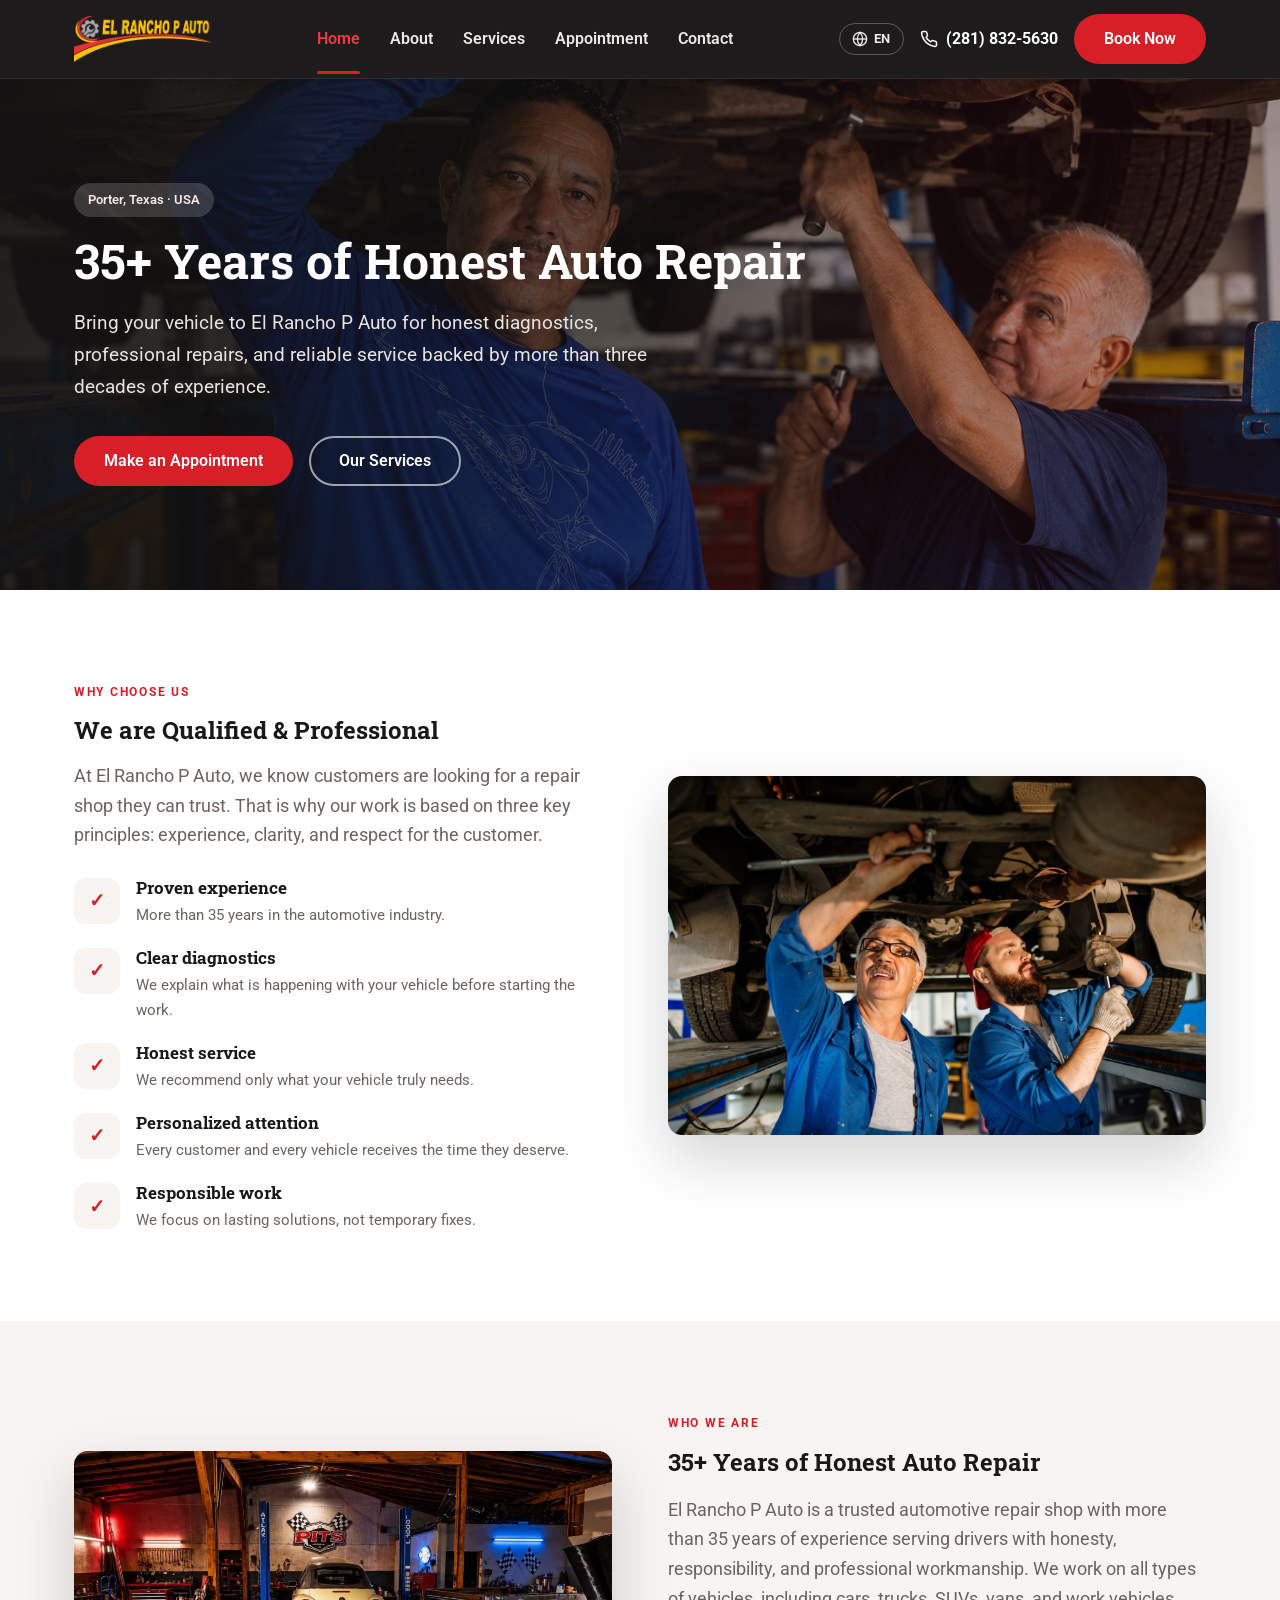
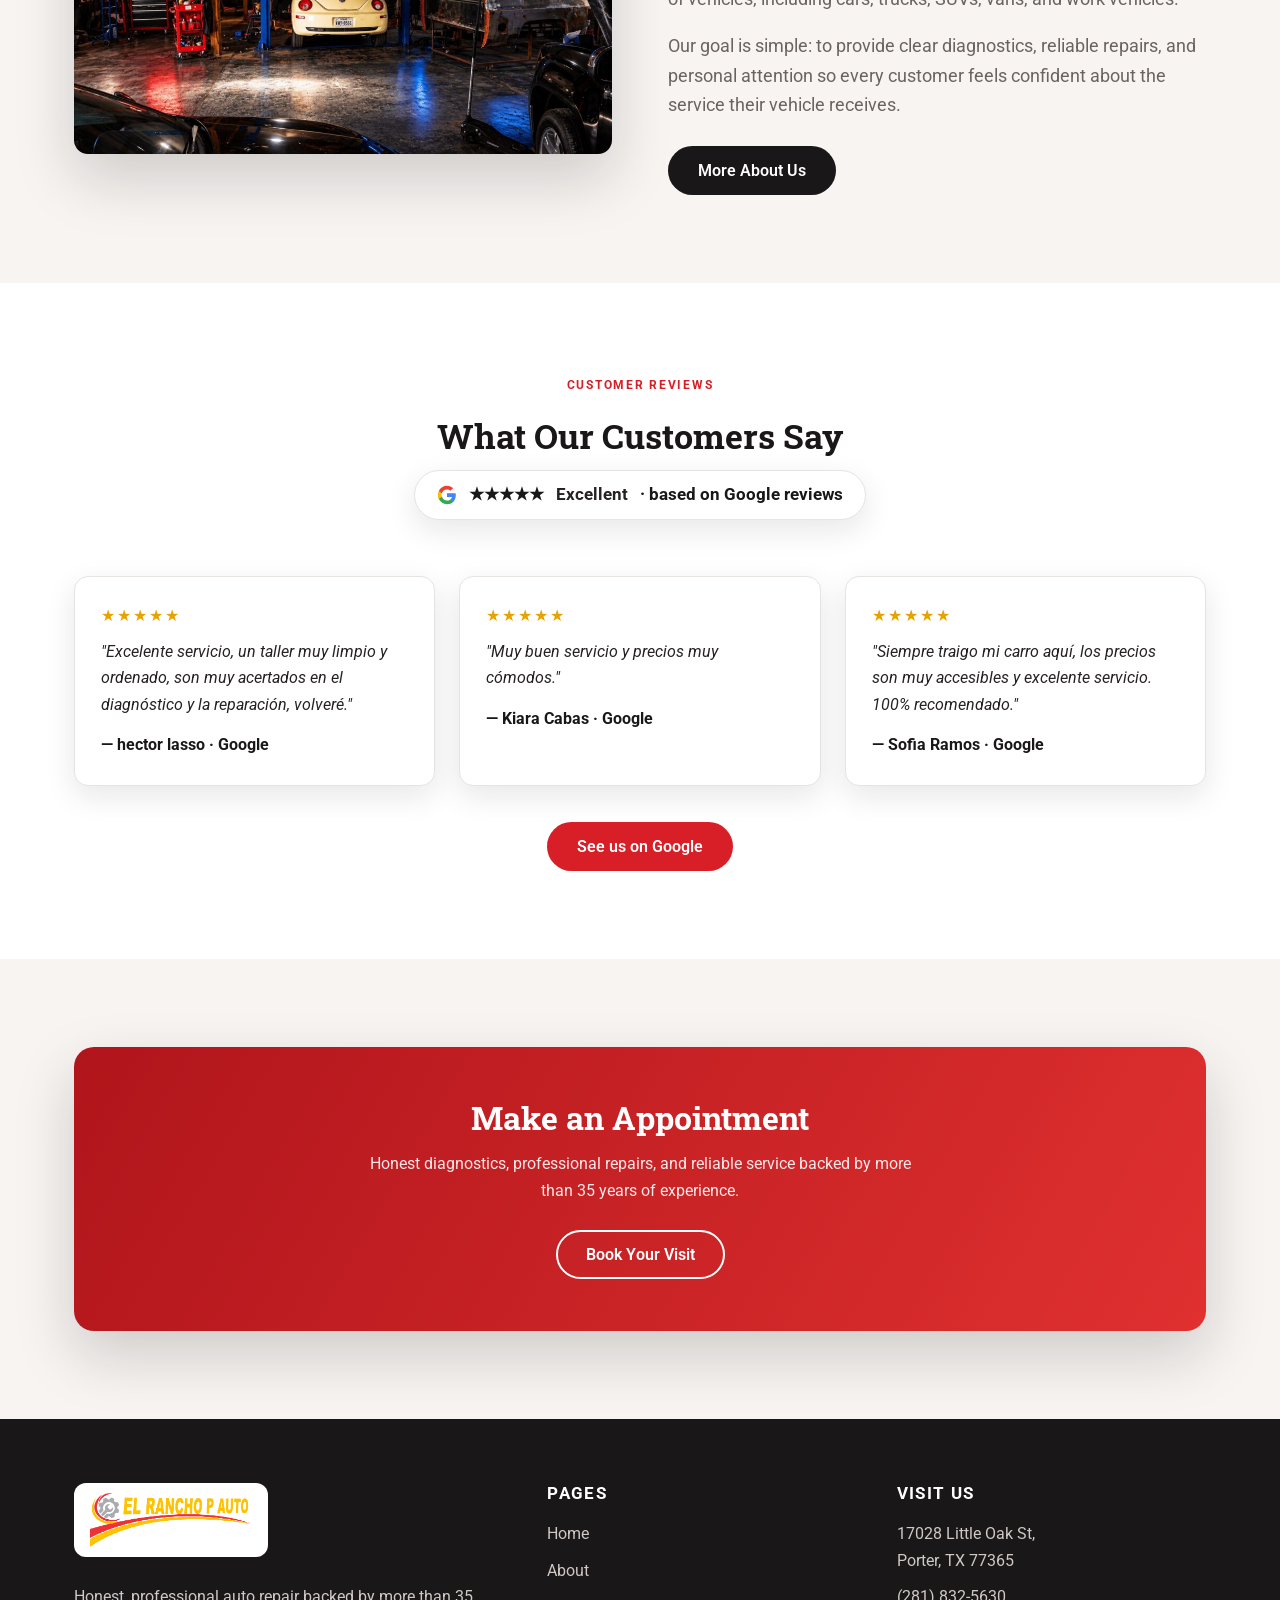
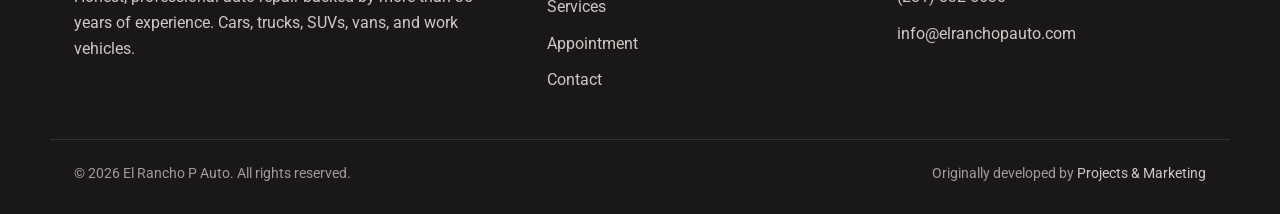
<file: index.html>
<!DOCTYPE html>
<html lang="en">
<head>
<meta charset="UTF-8">
<meta name="viewport" content="width=device-width, initial-scale=1">
<title>El Rancho P Auto — 35+ Years of Honest Auto Repair in Porter, TX</title>
<meta name="description" content="El Rancho P Auto is a trusted auto repair shop in Porter, Texas with 35+ years of experience. Honest diagnostics, reliable repairs, and personal attention for cars, trucks, SUVs, vans, and work vehicles.">
<link rel="icon" href="assets/img/favicon.png">
<link rel="preconnect" href="https://fonts.googleapis.com">
<link rel="preconnect" href="https://fonts.gstatic.com" crossorigin>
<link href="https://fonts.googleapis.com/css2?family=Roboto+Slab:wght@500;700;800&family=Roboto:wght@400;500;700&display=swap" rel="stylesheet">
<link rel="stylesheet" href="css/styles.css?v=20260612-hero-cachefix">
</head>
<body>

<header class="site-header">
  <div class="container nav">
    <a class="nav__logo" href="index.html"><img src="assets/img/logo.png" alt="El Rancho P Auto"></a>
    <ul class="nav__menu">
      <li><a href="index.html" class="is-active">Home</a></li>
      <li><a href="about.html">About</a></li>
      <li><a href="services.html">Services</a></li>
      <li><a href="appointment.html">Appointment</a></li>
      <li><a href="contact.html">Contact</a></li>
    </ul>
    <div class="nav__cta">
      <button class="lang-toggle" id="langToggle" type="button" title="Switch language / Cambiar idioma" aria-label="Switch language"><svg viewBox="0 0 24 24" fill="none" stroke="currentColor" stroke-width="2"><circle cx="12" cy="12" r="10"></circle><path d="M2 12h20"></path><path d="M12 2a15.3 15.3 0 0 1 4 10 15.3 15.3 0 0 1-4 10 15.3 15.3 0 0 1-4-10 15.3 15.3 0 0 1 4-10z"></path></svg><span class="lang-toggle__code">EN</span></button>
      <a class="nav__phone" href="tel:+12818325630">
        <svg width="18" height="18" viewBox="0 0 24 24" fill="none" stroke="currentColor" stroke-width="2"><path d="M22 16.92v3a2 2 0 0 1-2.18 2 19.79 19.79 0 0 1-8.63-3.07 19.5 19.5 0 0 1-6-6 19.79 19.79 0 0 1-3.07-8.67A2 2 0 0 1 4.11 2h3a2 2 0 0 1 2 1.72c.13.96.36 1.9.7 2.81a2 2 0 0 1-.45 2.11L8.09 9.91a16 16 0 0 0 6 6l1.27-1.27a2 2 0 0 1 2.11-.45c.91.34 1.85.57 2.81.7A2 2 0 0 1 22 16.92z"/></svg>
        (281) 832-5630</a>
      <a class="btn btn--primary" href="appointment.html">Book Now</a>
      <button class="nav__toggle" aria-label="Open menu"><span></span><span></span><span></span></button>
    </div>
  </div>
</header>

<!-- HERO -->
<section class="hero">
  <div class="container">
    <div class="hero__inner">
      <span class="badge-soft" style="background:rgba(255,255,255,.16);color:#FBE7E8">Porter, Texas · USA</span>
      <h1>35+ Years of Honest Auto Repair</h1>
      <p>Bring your vehicle to El Rancho P Auto for honest diagnostics, professional repairs, and reliable service backed by more than three decades of experience.</p>
      <div class="hero__actions">
        <a class="btn btn--primary" href="appointment.html">Make an Appointment</a>
        <a class="btn btn--ghost" href="services.html">Our Services</a>
      </div>
    </div>
  </div>
</section>

<!-- WHY CHOOSE US -->
<section class="section">
  <div class="container">
    <div class="split">
      <div>
        <span class="eyebrow">Why Choose Us</span>
        <h2>We are Qualified &amp; Professional</h2>
        <p class="lead" style="margin:16px 0 28px">At El Rancho P Auto, we know customers are looking for a repair shop they can trust. That is why our work is based on three key principles: experience, clarity, and respect for the customer.</p>
        <div class="grid" style="gap:20px">
          <div class="feature"><div class="feature__icon">✓</div><div><h3>Proven experience</h3><p>More than 35 years in the automotive industry.</p></div></div>
          <div class="feature"><div class="feature__icon">✓</div><div><h3>Clear diagnostics</h3><p>We explain what is happening with your vehicle before starting the work.</p></div></div>
          <div class="feature"><div class="feature__icon">✓</div><div><h3>Honest service</h3><p>We recommend only what your vehicle truly needs.</p></div></div>
          <div class="feature"><div class="feature__icon">✓</div><div><h3>Personalized attention</h3><p>Every customer and every vehicle receives the time they deserve.</p></div></div>
          <div class="feature"><div class="feature__icon">✓</div><div><h3>Responsible work</h3><p>We focus on lasting solutions, not temporary fixes.</p></div></div>
        </div>
      </div>
      <div><img src="assets/img/hero-techs.jpg" alt="El Rancho P Auto technicians repairing a car motor"></div>
    </div>
  </div>
</section>

<!-- WHO WE ARE -->
<section class="section section--alt">
  <div class="container">
    <div class="split">
      <div><img src="assets/img/who-we-are.jpg" alt="El Rancho P Auto repair shop"></div>
      <div>
        <span class="eyebrow">Who We Are</span>
        <h2>35+ Years of Honest Auto Repair</h2>
        <p class="lead" style="margin:18px 0">El Rancho P Auto is a trusted automotive repair shop with more than 35 years of experience serving drivers with honesty, responsibility, and professional workmanship. We work on all types of vehicles, including cars, trucks, SUVs, vans, and work vehicles.</p>
        <p class="lead">Our goal is simple: to provide clear diagnostics, reliable repairs, and personal attention so every customer feels confident about the service their vehicle receives.</p>
        <a class="btn btn--dark" href="about.html" style="margin-top:26px">More About Us</a>
      </div>
    </div>
  </div>
</section>

<!-- REVIEWS -->
<section class="section">
  <div class="container">
    <div class="section__head">
      <span class="eyebrow">Customer Reviews</span>
      <h2>What Our Customers Say</h2>
      <p><span class="rating-badge"><svg viewBox="0 0 48 48" width="20" height="20" aria-hidden="true"><path fill="#4285F4" d="M45.12 24.5c0-1.56-.14-3.06-.4-4.5H24v8.51h11.84c-.51 2.75-2.06 5.08-4.39 6.64v5.52h7.11c4.16-3.83 6.56-9.47 6.56-16.17z"/><path fill="#34A853" d="M24 46c5.94 0 10.92-1.97 14.56-5.33l-7.11-5.52c-1.97 1.32-4.49 2.1-7.45 2.1-5.73 0-10.58-3.87-12.31-9.07H4.34v5.7C7.96 41.07 15.4 46 24 46z"/><path fill="#FBBC05" d="M11.69 28.18C11.25 26.86 11 25.45 11 24s.25-2.86.69-4.18v-5.7H4.34A21.99 21.99 0 0 0 2 24c0 3.55.85 6.91 2.34 9.88l7.35-5.7z"/><path fill="#EA4335" d="M24 10.75c3.23 0 6.13 1.11 8.41 3.29l6.31-6.31C34.91 4.18 29.93 2 24 2 15.4 2 7.96 6.93 4.34 14.12l7.35 5.7c1.73-5.2 6.58-9.07 12.31-9.07z"/></svg> ★★★★★ <b>Excellent</b> · based on Google reviews</span></p>
    </div>
    <div class="reviews">
      <div class="review">
        <div class="review__stars">★★★★★</div>
        <p>"Excelente servicio, un taller muy limpio y ordenado, son muy acertados en el diagnóstico y la reparación, volveré."</p>
        <div class="review__by">— hector lasso · Google</div>
      </div>
      <div class="review">
        <div class="review__stars">★★★★★</div>
        <p>"Muy buen servicio y precios muy cómodos."</p>
        <div class="review__by">— Kiara Cabas · Google</div>
      </div>
      <div class="review">
        <div class="review__stars">★★★★★</div>
        <p>"Siempre traigo mi carro aquí, los precios son muy accesibles y excelente servicio. 100% recomendado."</p>
        <div class="review__by">— Sofia Ramos · Google</div>
      </div>
    </div>
    <div class="reviews-cta"><a class="btn btn--primary" href="https://www.google.com/maps/search/?api=1&amp;query=El+Rancho+P+Auto+Porter+TX+77365" target="_blank" rel="noopener">See us on Google</a></div>
  </div>
</section>

<!-- CTA -->
<section class="section section--alt">
  <div class="container">
    <div class="cta-strip">
      <h2>Make an Appointment</h2>
      <p>Honest diagnostics, professional repairs, and reliable service backed by more than 35 years of experience.</p>
      <a class="btn btn--ghost" href="appointment.html" style="border-color:#fff">Book Your Visit</a>
    </div>
  </div>
</section>

<!-- FOOTER -->
<footer class="site-footer">
  <div class="container footer-grid">
    <div>
      <span style="display:inline-block;background:#fff;padding:10px 16px;border-radius:12px"><img src="assets/img/logo.png" alt="El Rancho P Auto" style="margin:0"></span>
      <p style="margin-top:18px">Honest, professional auto repair backed by more than 35 years of experience. Cars, trucks, SUVs, vans, and work vehicles.</p>
    </div>
    <div>
      <h4>Pages</h4>
      <ul class="footer-links">
        <li><a href="index.html">Home</a></li>
        <li><a href="about.html">About</a></li>
        <li><a href="services.html">Services</a></li>
        <li><a href="appointment.html">Appointment</a></li>
        <li><a href="contact.html">Contact</a></li>
      </ul>
    </div>
    <div>
      <h4>Visit Us</h4>
      <ul class="footer-links">
        <li>17028 Little Oak St,<br>Porter, TX 77365</li>
        <li><a href="tel:+12818325630">(281) 832-5630</a></li>
        <li><a href="mailto:info@elranchopauto.com">info@elranchopauto.com</a></li>
      </ul>
    </div>
  </div>
  <div class="container footer-bottom">
    <span>© <span data-year>2026</span> El Rancho P Auto. All rights reserved.</span>
    <span>Originally developed by <a href="http://projectsandmarketing.net" target="_blank" rel="noopener">Projects &amp; Marketing</a></span>
  </div>
</footer>

<script src="js/main.js?v=20260612-hero-cachefix"></script>
<script src="js/i18n.js?v=20260612-hero-cachefix"></script>
</body>
</html>
</file>
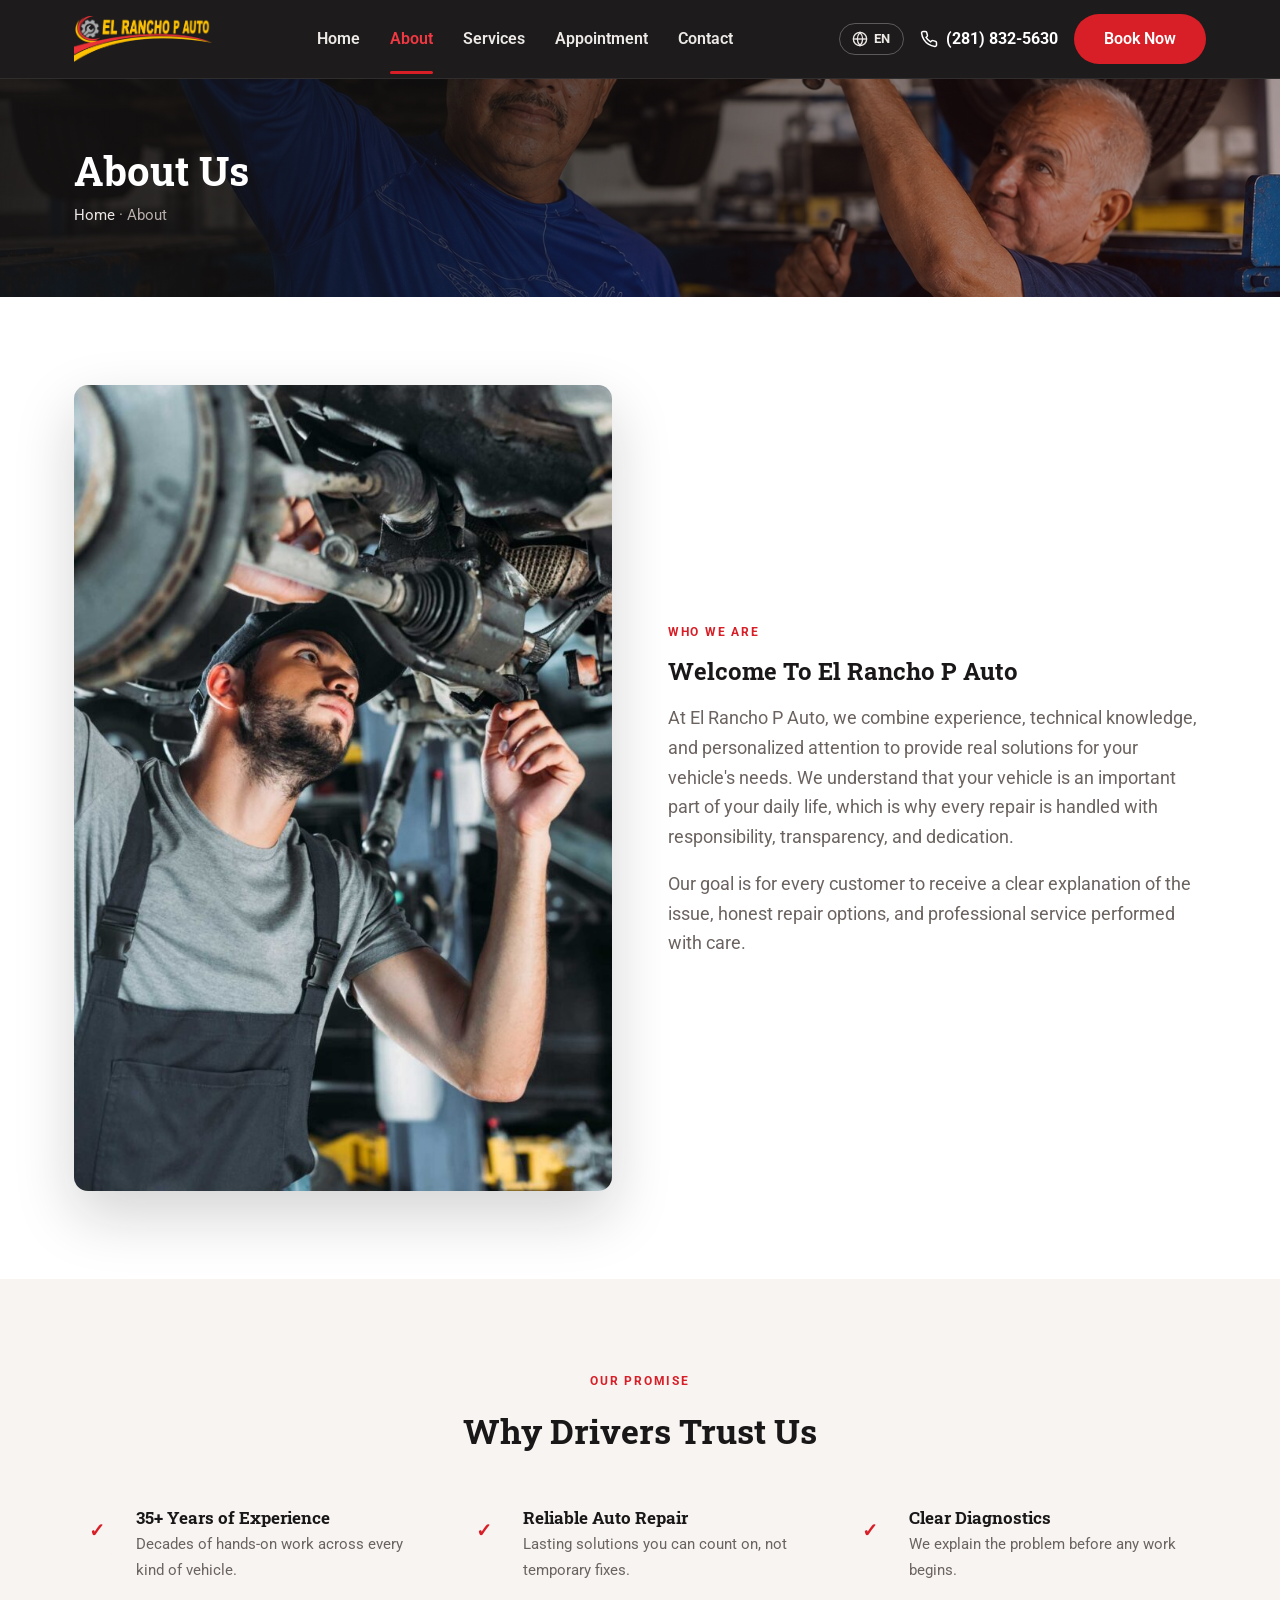
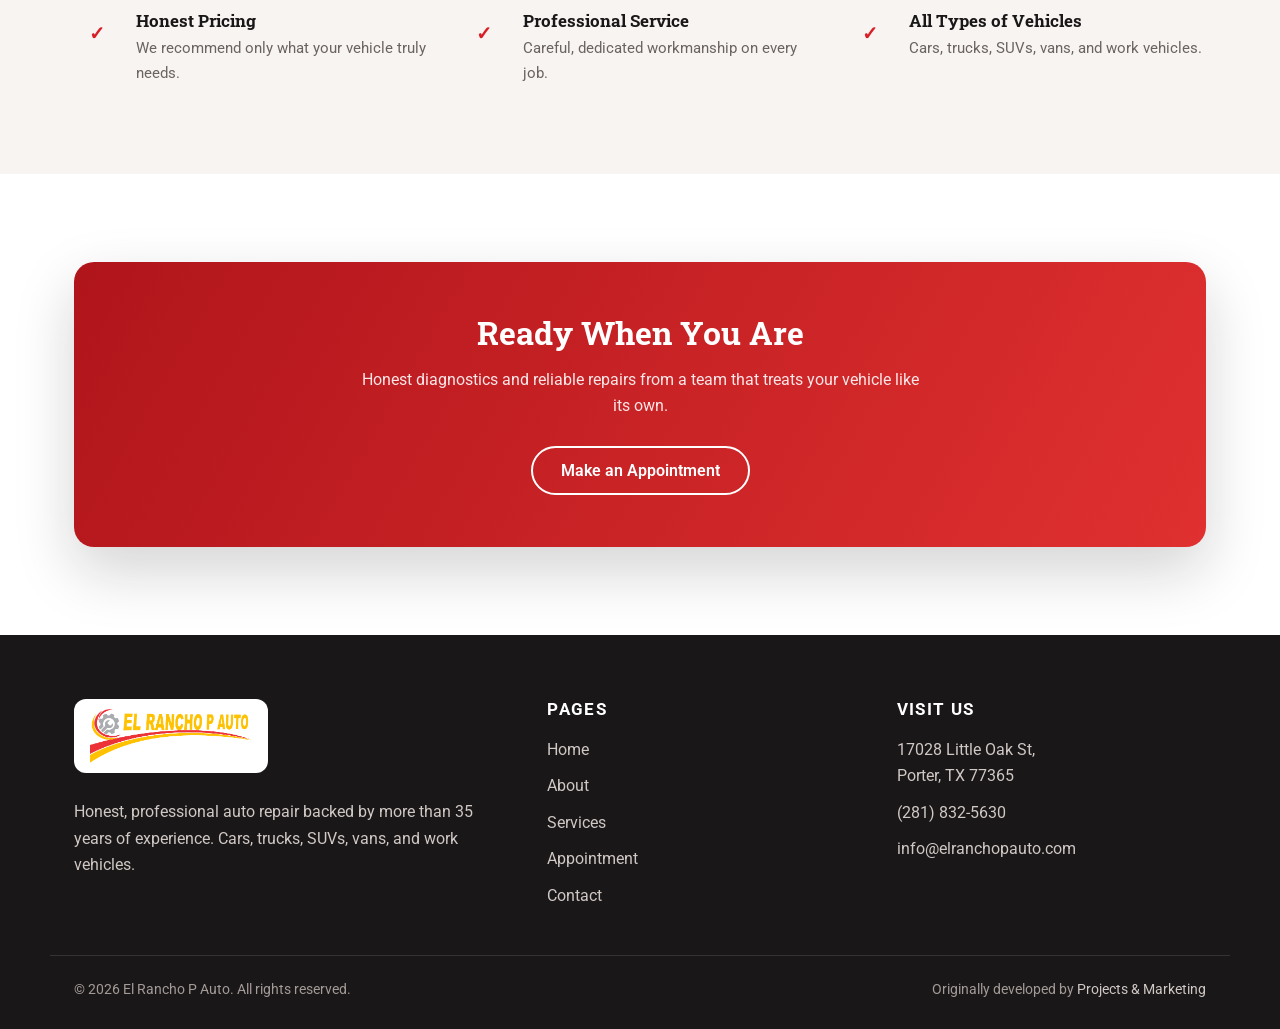
<file: about.html>
<!DOCTYPE html>
<html lang="en">
<head>
<meta charset="UTF-8">
<meta name="viewport" content="width=device-width, initial-scale=1">
<title>About — El Rancho P Auto | Trusted Auto Repair in Porter, TX</title>
<meta name="description" content="Learn about El Rancho P Auto: 35+ years of experience, reliable auto repair, clear diagnostics, honest pricing, and professional service for all types of vehicles in Porter, Texas.">
<link rel="icon" href="assets/img/favicon.png">
<link rel="preconnect" href="https://fonts.googleapis.com">
<link rel="preconnect" href="https://fonts.gstatic.com" crossorigin>
<link href="https://fonts.googleapis.com/css2?family=Roboto+Slab:wght@500;700;800&family=Roboto:wght@400;500;700&display=swap" rel="stylesheet">
<link rel="stylesheet" href="css/styles.css?v=20260612-hero-cachefix">
</head>
<body>

<header class="site-header">
  <div class="container nav">
    <a class="nav__logo" href="index.html"><img src="assets/img/logo.png" alt="El Rancho P Auto"></a>
    <ul class="nav__menu">
      <li><a href="index.html">Home</a></li>
      <li><a href="about.html" class="is-active">About</a></li>
      <li><a href="services.html">Services</a></li>
      <li><a href="appointment.html">Appointment</a></li>
      <li><a href="contact.html">Contact</a></li>
    </ul>
    <div class="nav__cta">
      <button class="lang-toggle" id="langToggle" type="button" title="Switch language / Cambiar idioma" aria-label="Switch language"><svg viewBox="0 0 24 24" fill="none" stroke="currentColor" stroke-width="2"><circle cx="12" cy="12" r="10"></circle><path d="M2 12h20"></path><path d="M12 2a15.3 15.3 0 0 1 4 10 15.3 15.3 0 0 1-4 10 15.3 15.3 0 0 1-4-10 15.3 15.3 0 0 1 4-10z"></path></svg><span class="lang-toggle__code">EN</span></button>
      <a class="nav__phone" href="tel:+12818325630">
        <svg width="18" height="18" viewBox="0 0 24 24" fill="none" stroke="currentColor" stroke-width="2"><path d="M22 16.92v3a2 2 0 0 1-2.18 2 19.79 19.79 0 0 1-8.63-3.07 19.5 19.5 0 0 1-6-6 19.79 19.79 0 0 1-3.07-8.67A2 2 0 0 1 4.11 2h3a2 2 0 0 1 2 1.72c.13.96.36 1.9.7 2.81a2 2 0 0 1-.45 2.11L8.09 9.91a16 16 0 0 0 6 6l1.27-1.27a2 2 0 0 1 2.11-.45c.91.34 1.85.57 2.81.7A2 2 0 0 1 22 16.92z"/></svg>
        (281) 832-5630</a>
      <a class="btn btn--primary" href="appointment.html">Book Now</a>
      <button class="nav__toggle" aria-label="Open menu"><span></span><span></span><span></span></button>
    </div>
  </div>
</header>

<section class="hero hero--sub">
  <div class="container">
    <div class="hero__inner">
      <h1>About Us</h1>
      <div class="breadcrumb"><a href="index.html">Home</a> · About</div>
    </div>
  </div>
</section>

<section class="section">
  <div class="container">
    <div class="split">
      <div><img src="assets/img/about-portrait.jpg" alt="El Rancho P Auto mechanic at work"></div>
      <div>
        <span class="eyebrow">Who We Are</span>
        <h2>Welcome To El Rancho P Auto</h2>
        <p class="lead" style="margin:18px 0">At El Rancho P Auto, we combine experience, technical knowledge, and personalized attention to provide real solutions for your vehicle's needs. We understand that your vehicle is an important part of your daily life, which is why every repair is handled with responsibility, transparency, and dedication.</p>
        <p class="lead">Our goal is for every customer to receive a clear explanation of the issue, honest repair options, and professional service performed with care.</p>
      </div>
    </div>
  </div>
</section>

<section class="section section--alt">
  <div class="container">
    <div class="section__head">
      <span class="eyebrow">Our Promise</span>
      <h2>Why Drivers Trust Us</h2>
    </div>
    <div class="grid grid-3">
      <div class="feature"><div class="feature__icon">✓</div><div><h3>35+ Years of Experience</h3><p>Decades of hands-on work across every kind of vehicle.</p></div></div>
      <div class="feature"><div class="feature__icon">✓</div><div><h3>Reliable Auto Repair</h3><p>Lasting solutions you can count on, not temporary fixes.</p></div></div>
      <div class="feature"><div class="feature__icon">✓</div><div><h3>Clear Diagnostics</h3><p>We explain the problem before any work begins.</p></div></div>
      <div class="feature"><div class="feature__icon">✓</div><div><h3>Honest Pricing</h3><p>We recommend only what your vehicle truly needs.</p></div></div>
      <div class="feature"><div class="feature__icon">✓</div><div><h3>Professional Service</h3><p>Careful, dedicated workmanship on every job.</p></div></div>
      <div class="feature"><div class="feature__icon">✓</div><div><h3>All Types of Vehicles</h3><p>Cars, trucks, SUVs, vans, and work vehicles.</p></div></div>
    </div>
  </div>
</section>

<section class="section">
  <div class="container">
    <div class="cta-strip">
      <h2>Ready When You Are</h2>
      <p>Honest diagnostics and reliable repairs from a team that treats your vehicle like its own.</p>
      <a class="btn btn--ghost" href="appointment.html" style="border-color:#fff">Make an Appointment</a>
    </div>
  </div>
</section>

<footer class="site-footer">
  <div class="container footer-grid">
    <div>
      <span style="display:inline-block;background:#fff;padding:10px 16px;border-radius:12px"><img src="assets/img/logo.png" alt="El Rancho P Auto" style="margin:0"></span>
      <p style="margin-top:18px">Honest, professional auto repair backed by more than 35 years of experience. Cars, trucks, SUVs, vans, and work vehicles.</p>
    </div>
    <div>
      <h4>Pages</h4>
      <ul class="footer-links">
        <li><a href="index.html">Home</a></li>
        <li><a href="about.html">About</a></li>
        <li><a href="services.html">Services</a></li>
        <li><a href="appointment.html">Appointment</a></li>
        <li><a href="contact.html">Contact</a></li>
      </ul>
    </div>
    <div>
      <h4>Visit Us</h4>
      <ul class="footer-links">
        <li>17028 Little Oak St,<br>Porter, TX 77365</li>
        <li><a href="tel:+12818325630">(281) 832-5630</a></li>
        <li><a href="mailto:info@elranchopauto.com">info@elranchopauto.com</a></li>
      </ul>
    </div>
  </div>
  <div class="container footer-bottom">
    <span>© <span data-year>2026</span> El Rancho P Auto. All rights reserved.</span>
    <span>Originally developed by <a href="http://projectsandmarketing.net" target="_blank" rel="noopener">Projects &amp; Marketing</a></span>
  </div>
</footer>

<script src="js/main.js?v=20260612-hero-cachefix"></script>
<script src="js/i18n.js?v=20260612-hero-cachefix"></script>
</body>
</html>
</file>
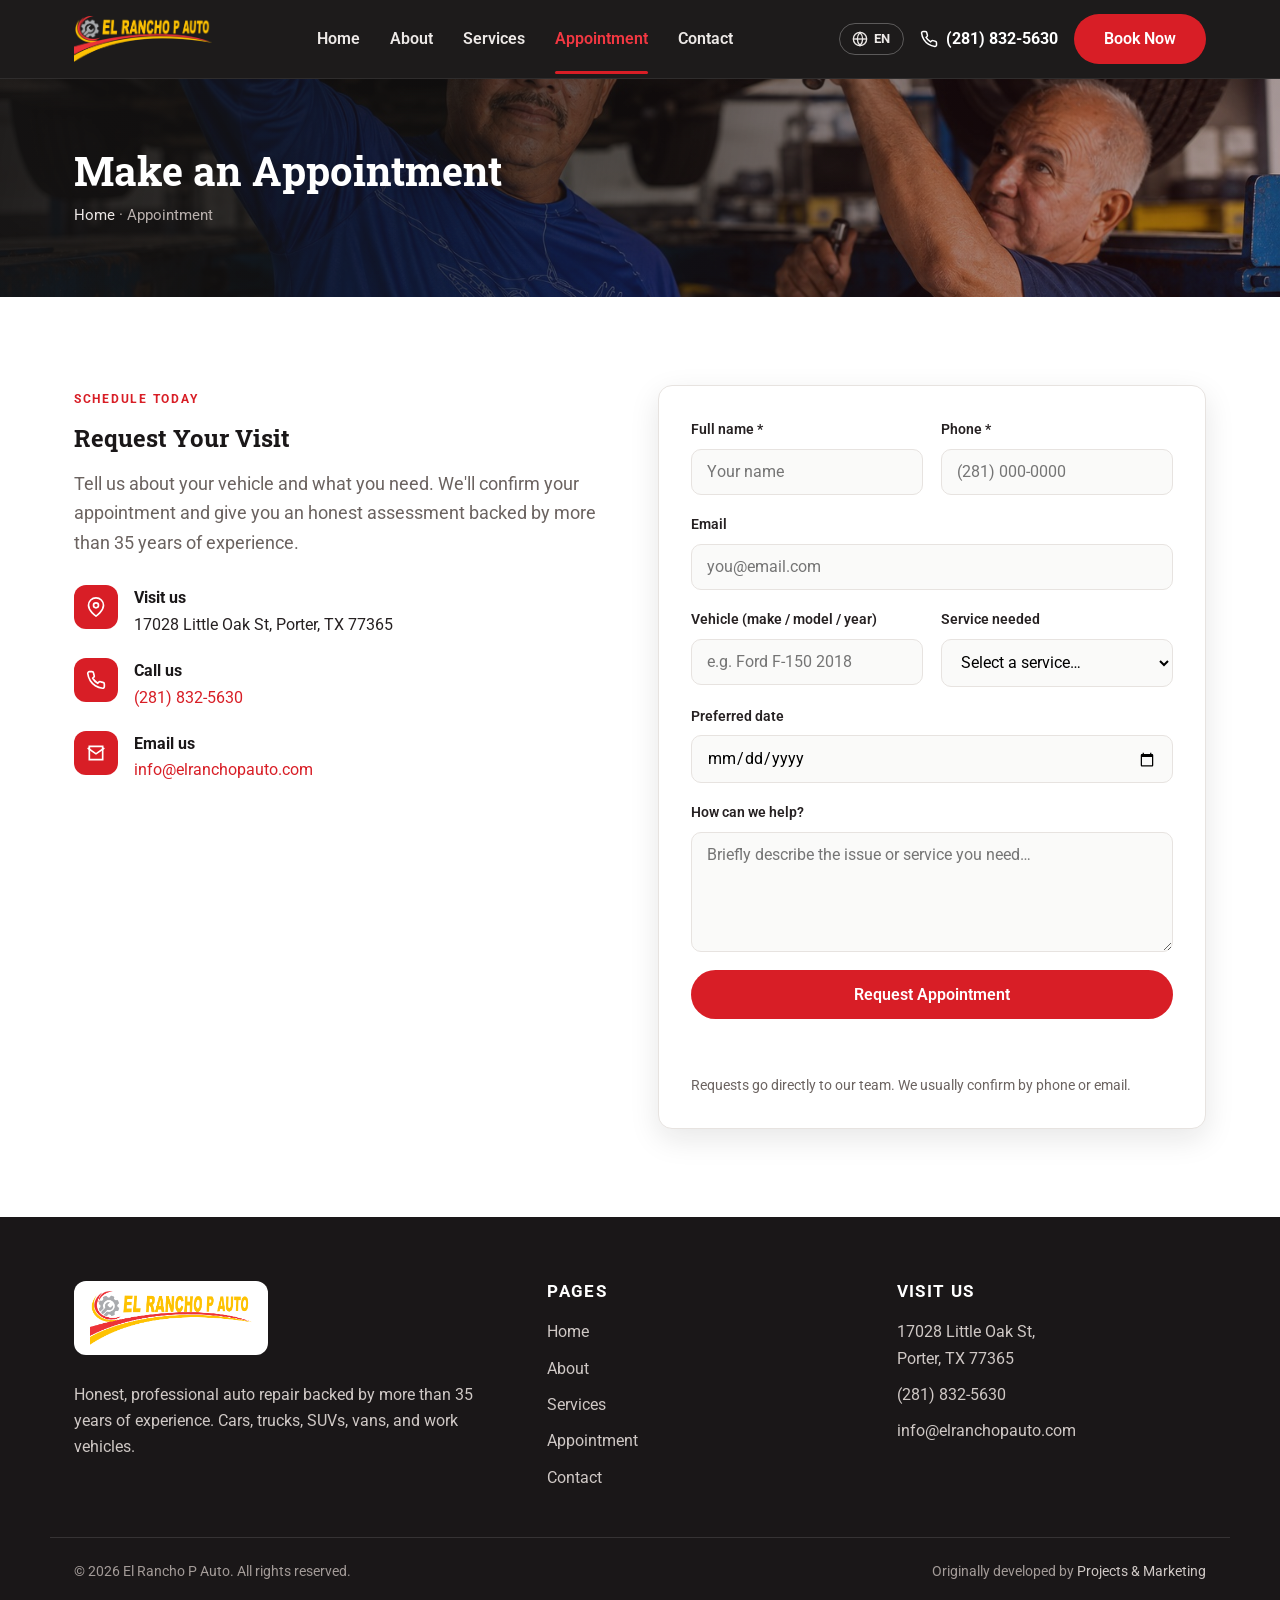
<file: appointment.html>
<!DOCTYPE html>
<html lang="en">
<head>
<meta charset="UTF-8">
<meta name="viewport" content="width=device-width, initial-scale=1">
<title>Make an Appointment — El Rancho P Auto | Porter, TX</title>
<meta name="description" content="Book your visit to El Rancho P Auto in Porter, TX. Request an appointment for mechanical repair, body &amp; paint, state inspection, and more — 35+ years of honest auto repair.">
<link rel="icon" href="assets/img/favicon.png">
<link rel="preconnect" href="https://fonts.googleapis.com">
<link rel="preconnect" href="https://fonts.gstatic.com" crossorigin>
<link href="https://fonts.googleapis.com/css2?family=Roboto+Slab:wght@500;700;800&family=Roboto:wght@400;500;700&display=swap" rel="stylesheet">
<link rel="stylesheet" href="css/styles.css?v=20260612-hero-cachefix">
</head>
<body>

<header class="site-header">
  <div class="container nav">
    <a class="nav__logo" href="index.html"><img src="assets/img/logo.png" alt="El Rancho P Auto"></a>
    <ul class="nav__menu">
      <li><a href="index.html">Home</a></li>
      <li><a href="about.html">About</a></li>
      <li><a href="services.html">Services</a></li>
      <li><a href="appointment.html" class="is-active">Appointment</a></li>
      <li><a href="contact.html">Contact</a></li>
    </ul>
    <div class="nav__cta">
      <button class="lang-toggle" id="langToggle" type="button" title="Switch language / Cambiar idioma" aria-label="Switch language"><svg viewBox="0 0 24 24" fill="none" stroke="currentColor" stroke-width="2"><circle cx="12" cy="12" r="10"></circle><path d="M2 12h20"></path><path d="M12 2a15.3 15.3 0 0 1 4 10 15.3 15.3 0 0 1-4 10 15.3 15.3 0 0 1-4-10 15.3 15.3 0 0 1 4-10z"></path></svg><span class="lang-toggle__code">EN</span></button>
      <a class="nav__phone" href="tel:+12818325630">
        <svg width="18" height="18" viewBox="0 0 24 24" fill="none" stroke="currentColor" stroke-width="2"><path d="M22 16.92v3a2 2 0 0 1-2.18 2 19.79 19.79 0 0 1-8.63-3.07 19.5 19.5 0 0 1-6-6 19.79 19.79 0 0 1-3.07-8.67A2 2 0 0 1 4.11 2h3a2 2 0 0 1 2 1.72c.13.96.36 1.9.7 2.81a2 2 0 0 1-.45 2.11L8.09 9.91a16 16 0 0 0 6 6l1.27-1.27a2 2 0 0 1 2.11-.45c.91.34 1.85.57 2.81.7A2 2 0 0 1 22 16.92z"/></svg>
        (281) 832-5630</a>
      <a class="btn btn--primary" href="#book">Book Now</a>
      <button class="nav__toggle" aria-label="Open menu"><span></span><span></span><span></span></button>
    </div>
  </div>
</header>

<section class="hero hero--sub">
  <div class="container">
    <div class="hero__inner">
      <h1>Make an Appointment</h1>
      <div class="breadcrumb"><a href="index.html">Home</a> · Appointment</div>
    </div>
  </div>
</section>

<section class="section" id="book">
  <div class="container">
    <div class="split" style="align-items:start">
      <div>
        <span class="eyebrow">Schedule Today</span>
        <h2>Request Your Visit</h2>
        <p class="lead" style="margin:16px 0 28px">Tell us about your vehicle and what you need. We'll confirm your appointment and give you an honest assessment backed by more than 35 years of experience.</p>
        <ul class="info-list">
          <li><span class="ic"><svg width="20" height="20" viewBox="0 0 24 24" fill="none" stroke="currentColor" stroke-width="2"><path d="M21 10c0 7-9 13-9 13s-9-6-9-13a9 9 0 0 1 18 0z"/><circle cx="12" cy="10" r="3"/></svg></span><span><b>Visit us</b><br>17028 Little Oak St, Porter, TX 77365</span></li>
          <li><span class="ic"><svg width="20" height="20" viewBox="0 0 24 24" fill="none" stroke="currentColor" stroke-width="2"><path d="M22 16.92v3a2 2 0 0 1-2.18 2 19.79 19.79 0 0 1-8.63-3.07 19.5 19.5 0 0 1-6-6 19.79 19.79 0 0 1-3.07-8.67A2 2 0 0 1 4.11 2h3a2 2 0 0 1 2 1.72c.13.96.36 1.9.7 2.81a2 2 0 0 1-.45 2.11L8.09 9.91a16 16 0 0 0 6 6l1.27-1.27a2 2 0 0 1 2.11-.45c.91.34 1.85.57 2.81.7A2 2 0 0 1 22 16.92z"/></svg></span><span><b>Call us</b><br><a href="tel:+12818325630">(281) 832-5630</a></span></li>
          <li><span class="ic"><svg width="20" height="20" viewBox="0 0 24 24" fill="none" stroke="currentColor" stroke-width="2"><path d="M4 4h16v16H4z"/><path d="m22 6-10 7L2 6"/></svg></span><span><b>Email us</b><br><a href="mailto:info@elranchopauto.com">info@elranchopauto.com</a></span></li>
        </ul>
      </div>

      <form class="form" action="send-form.php" method="post" data-form="appointment" aria-describedby="appointment-status">
        <input type="hidden" name="form_type" value="appointment">
        <input type="hidden" name="page_url" value="">
        <div class="form__hidden" aria-hidden="true">
          <label for="appointment-website">Website</label>
          <input id="appointment-website" name="website" type="text" tabindex="-1" autocomplete="off">
        </div>
        <div class="row">
          <div class="field"><label for="name">Full name *</label><input id="name" name="name" type="text" placeholder="Your name" autocomplete="name" maxlength="120" required></div>
          <div class="field"><label for="phone">Phone *</label><input id="phone" name="phone" type="tel" placeholder="(281) 000-0000" autocomplete="tel" inputmode="tel" maxlength="60" required></div>
        </div>
        <div class="field"><label for="email">Email</label><input id="email" name="email" type="email" placeholder="you@email.com" autocomplete="email" maxlength="180"></div>
        <div class="row">
          <div class="field"><label for="vehicle">Vehicle (make / model / year)</label><input id="vehicle" name="vehicle" type="text" placeholder="e.g. Ford F-150 2018" maxlength="180"></div>
          <div class="field"><label for="service">Service needed</label>
            <select id="service" name="service">
              <option value="">Select a service…</option>
              <option>Mechanical Repair</option>
              <option>Body &amp; Paint</option>
              <option>State Inspection</option>
              <option>General Diagnostics</option>
              <option>Preventive Maintenance</option>
              <option>Oil &amp; Filter Change</option>
              <option>Brakes</option>
              <option>Suspension &amp; Steering</option>
              <option>Air Conditioning</option>
              <option>Other / Not sure</option>
            </select>
          </div>
        </div>
        <div class="field"><label for="date">Preferred date</label><input id="date" name="date" type="date" data-min-today></div>
        <div class="field"><label for="message">How can we help?</label><textarea id="message" name="message" placeholder="Briefly describe the issue or service you need…" maxlength="2000"></textarea></div>
        <button class="btn btn--primary" type="submit" style="justify-content:center">Request Appointment</button>
        <p class="form__status form__note" id="appointment-status" role="status" aria-live="polite"></p>
        <p class="form__note">Requests go directly to our team. We usually confirm by phone or email.</p>
      </form>
    </div>
  </div>
</section>

<footer class="site-footer">
  <div class="container footer-grid">
    <div>
      <span style="display:inline-block;background:#fff;padding:10px 16px;border-radius:12px"><img src="assets/img/logo.png" alt="El Rancho P Auto" style="margin:0"></span>
      <p style="margin-top:18px">Honest, professional auto repair backed by more than 35 years of experience. Cars, trucks, SUVs, vans, and work vehicles.</p>
    </div>
    <div>
      <h4>Pages</h4>
      <ul class="footer-links">
        <li><a href="index.html">Home</a></li>
        <li><a href="about.html">About</a></li>
        <li><a href="services.html">Services</a></li>
        <li><a href="appointment.html">Appointment</a></li>
        <li><a href="contact.html">Contact</a></li>
      </ul>
    </div>
    <div>
      <h4>Visit Us</h4>
      <ul class="footer-links">
        <li>17028 Little Oak St,<br>Porter, TX 77365</li>
        <li><a href="tel:+12818325630">(281) 832-5630</a></li>
        <li><a href="mailto:info@elranchopauto.com">info@elranchopauto.com</a></li>
      </ul>
    </div>
  </div>
  <div class="container footer-bottom">
    <span>© <span data-year>2026</span> El Rancho P Auto. All rights reserved.</span>
    <span>Originally developed by <a href="http://projectsandmarketing.net" target="_blank" rel="noopener">Projects &amp; Marketing</a></span>
  </div>
</footer>

<script src="js/main.js?v=20260612-hero-cachefix"></script>
<script src="js/i18n.js?v=20260612-hero-cachefix"></script>
</body>
</html>
</file>
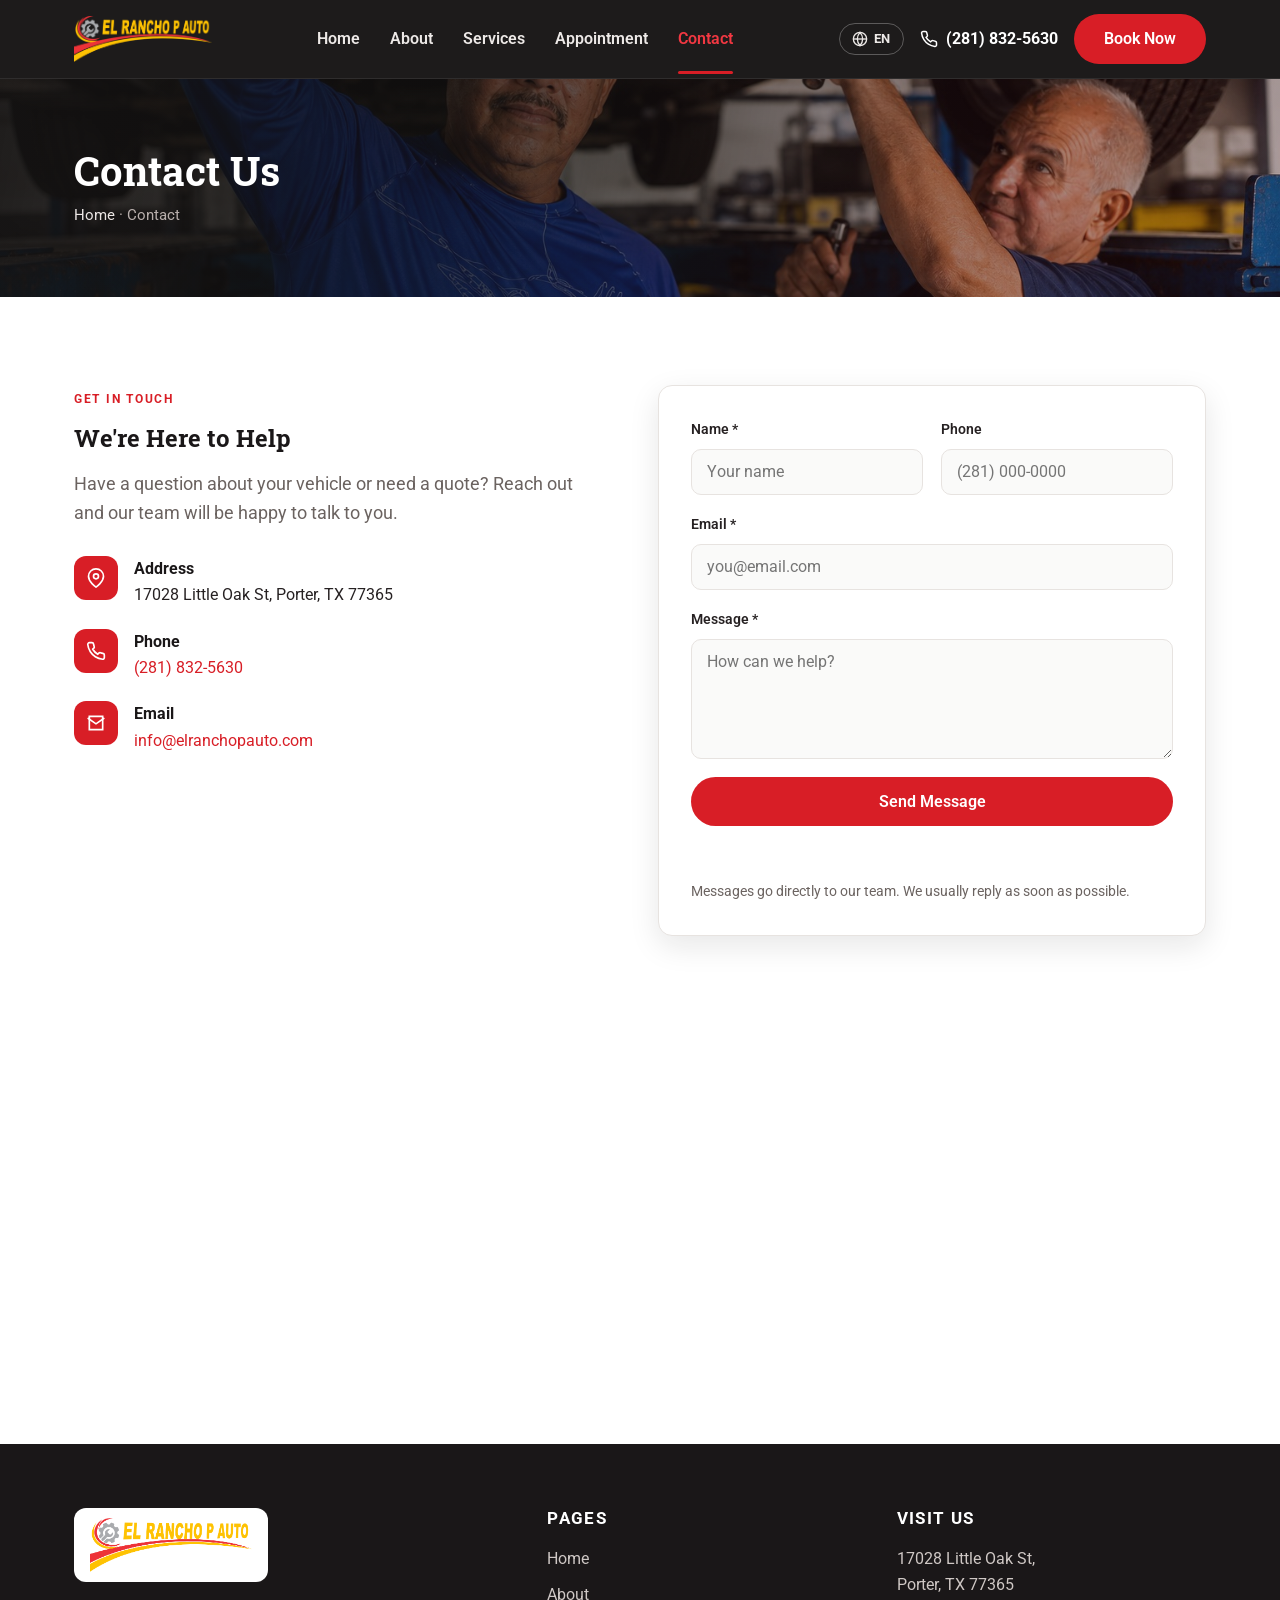
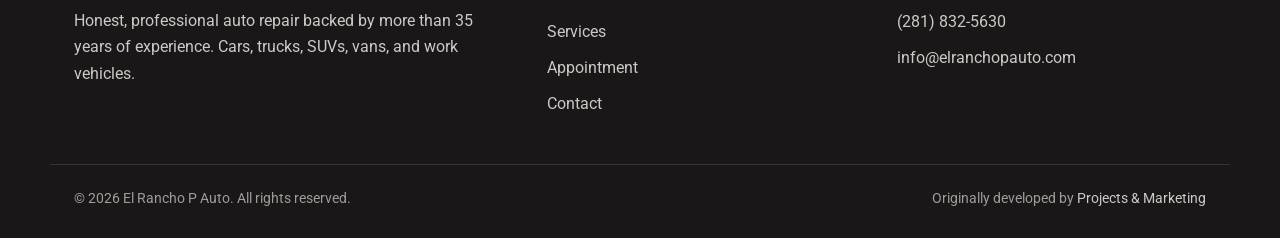
<file: contact.html>
<!DOCTYPE html>
<html lang="en">
<head>
<meta charset="UTF-8">
<meta name="viewport" content="width=device-width, initial-scale=1">
<title>Contact — El Rancho P Auto | 17028 Little Oak St, Porter, TX</title>
<meta name="description" content="Contact El Rancho P Auto in Porter, TX. Call (281) 832-5630, email info@elranchopauto.com, or visit us at 17028 Little Oak St, Porter, TX 77365.">
<link rel="icon" href="assets/img/favicon.png">
<link rel="preconnect" href="https://fonts.googleapis.com">
<link rel="preconnect" href="https://fonts.gstatic.com" crossorigin>
<link href="https://fonts.googleapis.com/css2?family=Roboto+Slab:wght@500;700;800&family=Roboto:wght@400;500;700&display=swap" rel="stylesheet">
<link rel="stylesheet" href="css/styles.css?v=20260612-hero-cachefix">
</head>
<body>

<header class="site-header">
  <div class="container nav">
    <a class="nav__logo" href="index.html"><img src="assets/img/logo.png" alt="El Rancho P Auto"></a>
    <ul class="nav__menu">
      <li><a href="index.html">Home</a></li>
      <li><a href="about.html">About</a></li>
      <li><a href="services.html">Services</a></li>
      <li><a href="appointment.html">Appointment</a></li>
      <li><a href="contact.html" class="is-active">Contact</a></li>
    </ul>
    <div class="nav__cta">
      <button class="lang-toggle" id="langToggle" type="button" title="Switch language / Cambiar idioma" aria-label="Switch language"><svg viewBox="0 0 24 24" fill="none" stroke="currentColor" stroke-width="2"><circle cx="12" cy="12" r="10"></circle><path d="M2 12h20"></path><path d="M12 2a15.3 15.3 0 0 1 4 10 15.3 15.3 0 0 1-4 10 15.3 15.3 0 0 1-4-10 15.3 15.3 0 0 1 4-10z"></path></svg><span class="lang-toggle__code">EN</span></button>
      <a class="nav__phone" href="tel:+12818325630">
        <svg width="18" height="18" viewBox="0 0 24 24" fill="none" stroke="currentColor" stroke-width="2"><path d="M22 16.92v3a2 2 0 0 1-2.18 2 19.79 19.79 0 0 1-8.63-3.07 19.5 19.5 0 0 1-6-6 19.79 19.79 0 0 1-3.07-8.67A2 2 0 0 1 4.11 2h3a2 2 0 0 1 2 1.72c.13.96.36 1.9.7 2.81a2 2 0 0 1-.45 2.11L8.09 9.91a16 16 0 0 0 6 6l1.27-1.27a2 2 0 0 1 2.11-.45c.91.34 1.85.57 2.81.7A2 2 0 0 1 22 16.92z"/></svg>
        (281) 832-5630</a>
      <a class="btn btn--primary" href="appointment.html">Book Now</a>
      <button class="nav__toggle" aria-label="Open menu"><span></span><span></span><span></span></button>
    </div>
  </div>
</header>

<section class="hero hero--sub">
  <div class="container">
    <div class="hero__inner">
      <h1>Contact Us</h1>
      <div class="breadcrumb"><a href="index.html">Home</a> · Contact</div>
    </div>
  </div>
</section>

<section class="section">
  <div class="container">
    <div class="split" style="align-items:start">
      <div>
        <span class="eyebrow">Get in Touch</span>
        <h2>We're Here to Help</h2>
        <p class="lead" style="margin:16px 0 28px">Have a question about your vehicle or need a quote? Reach out and our team will be happy to talk to you.</p>
        <ul class="info-list">
          <li><span class="ic"><svg width="20" height="20" viewBox="0 0 24 24" fill="none" stroke="currentColor" stroke-width="2"><path d="M21 10c0 7-9 13-9 13s-9-6-9-13a9 9 0 0 1 18 0z"/><circle cx="12" cy="10" r="3"/></svg></span><span><b>Address</b><br>17028 Little Oak St, Porter, TX 77365</span></li>
          <li><span class="ic"><svg width="20" height="20" viewBox="0 0 24 24" fill="none" stroke="currentColor" stroke-width="2"><path d="M22 16.92v3a2 2 0 0 1-2.18 2 19.79 19.79 0 0 1-8.63-3.07 19.5 19.5 0 0 1-6-6 19.79 19.79 0 0 1-3.07-8.67A2 2 0 0 1 4.11 2h3a2 2 0 0 1 2 1.72c.13.96.36 1.9.7 2.81a2 2 0 0 1-.45 2.11L8.09 9.91a16 16 0 0 0 6 6l1.27-1.27a2 2 0 0 1 2.11-.45c.91.34 1.85.57 2.81.7A2 2 0 0 1 22 16.92z"/></svg></span><span><b>Phone</b><br><a href="tel:+12818325630">(281) 832-5630</a></span></li>
          <li><span class="ic"><svg width="20" height="20" viewBox="0 0 24 24" fill="none" stroke="currentColor" stroke-width="2"><path d="M4 4h16v16H4z"/><path d="m22 6-10 7L2 6"/></svg></span><span><b>Email</b><br><a href="mailto:info@elranchopauto.com">info@elranchopauto.com</a></span></li>
        </ul>
      </div>

      <form class="form" action="send-form.php" method="post" data-form="contact" aria-describedby="contact-status">
        <input type="hidden" name="form_type" value="contact">
        <input type="hidden" name="page_url" value="">
        <div class="form__hidden" aria-hidden="true">
          <label for="contact-website">Website</label>
          <input id="contact-website" name="website" type="text" tabindex="-1" autocomplete="off">
        </div>
        <div class="row">
          <div class="field"><label for="cname">Name *</label><input id="cname" name="name" type="text" placeholder="Your name" autocomplete="name" maxlength="120" required></div>
          <div class="field"><label for="cphone">Phone</label><input id="cphone" name="phone" type="tel" placeholder="(281) 000-0000" autocomplete="tel" inputmode="tel" maxlength="60"></div>
        </div>
        <div class="field"><label for="cemail">Email *</label><input id="cemail" name="email" type="email" placeholder="you@email.com" autocomplete="email" maxlength="180" required></div>
        <div class="field"><label for="cmsg">Message *</label><textarea id="cmsg" name="message" placeholder="How can we help?" maxlength="2000" required></textarea></div>
        <button class="btn btn--primary" type="submit" style="justify-content:center">Send Message</button>
        <p class="form__status form__note" id="contact-status" role="status" aria-live="polite"></p>
        <p class="form__note">Messages go directly to our team. We usually reply as soon as possible.</p>
      </form>
    </div>
  </div>
</section>

<!-- MAP -->
<section style="padding-bottom:0">
  <iframe class="map-embed" title="El Rancho P Auto location map" loading="lazy" style="min-height:420px;display:block"
    src="https://maps.google.com/maps?q=17028%20Little%20Oak%20St,%20Porter,%20TX%2077365&t=m&z=15&output=embed&iwloc=near"></iframe>
</section>

<footer class="site-footer">
  <div class="container footer-grid">
    <div>
      <span style="display:inline-block;background:#fff;padding:10px 16px;border-radius:12px"><img src="assets/img/logo.png" alt="El Rancho P Auto" style="margin:0"></span>
      <p style="margin-top:18px">Honest, professional auto repair backed by more than 35 years of experience. Cars, trucks, SUVs, vans, and work vehicles.</p>
    </div>
    <div>
      <h4>Pages</h4>
      <ul class="footer-links">
        <li><a href="index.html">Home</a></li>
        <li><a href="about.html">About</a></li>
        <li><a href="services.html">Services</a></li>
        <li><a href="appointment.html">Appointment</a></li>
        <li><a href="contact.html">Contact</a></li>
      </ul>
    </div>
    <div>
      <h4>Visit Us</h4>
      <ul class="footer-links">
        <li>17028 Little Oak St,<br>Porter, TX 77365</li>
        <li><a href="tel:+12818325630">(281) 832-5630</a></li>
        <li><a href="mailto:info@elranchopauto.com">info@elranchopauto.com</a></li>
      </ul>
    </div>
  </div>
  <div class="container footer-bottom">
    <span>© <span data-year>2026</span> El Rancho P Auto. All rights reserved.</span>
    <span>Originally developed by <a href="http://projectsandmarketing.net" target="_blank" rel="noopener">Projects &amp; Marketing</a></span>
  </div>
</footer>

<script src="js/main.js?v=20260612-hero-cachefix"></script>
<script src="js/i18n.js?v=20260612-hero-cachefix"></script>
</body>
</html>
</file>
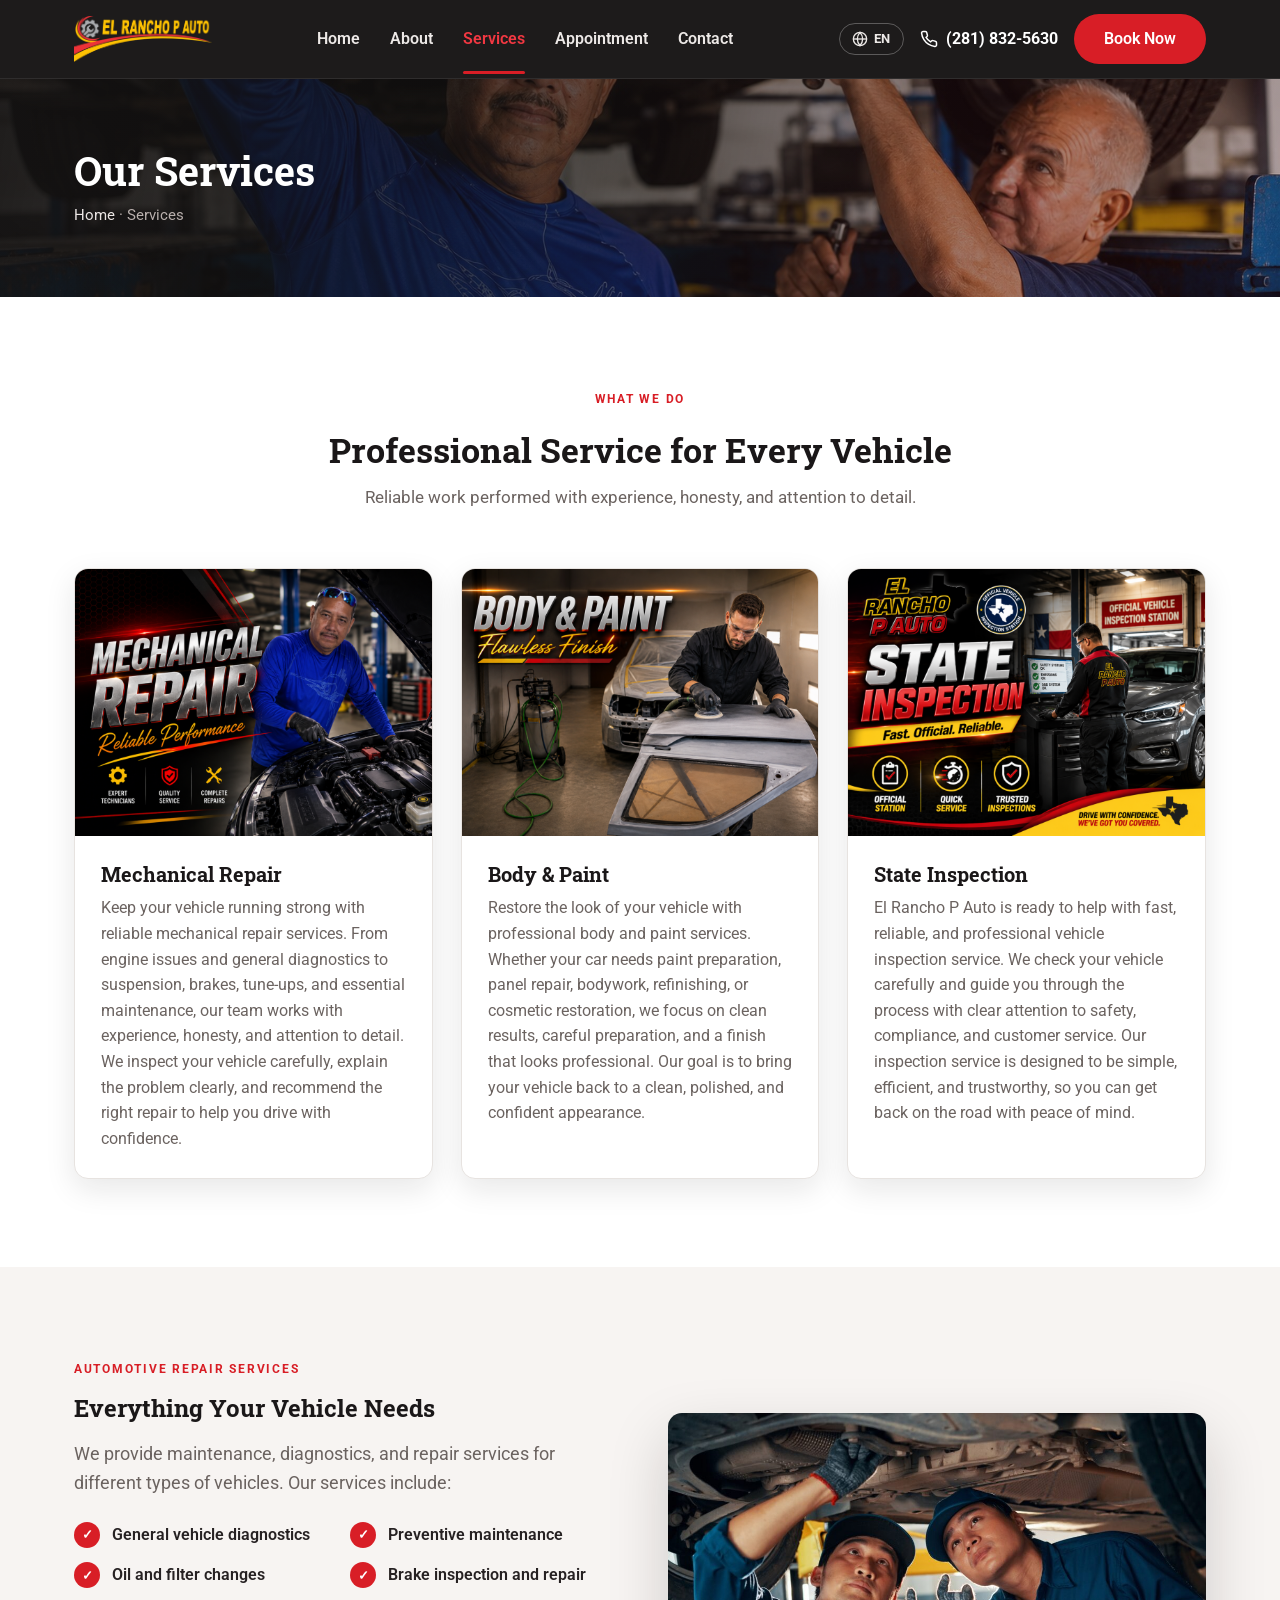
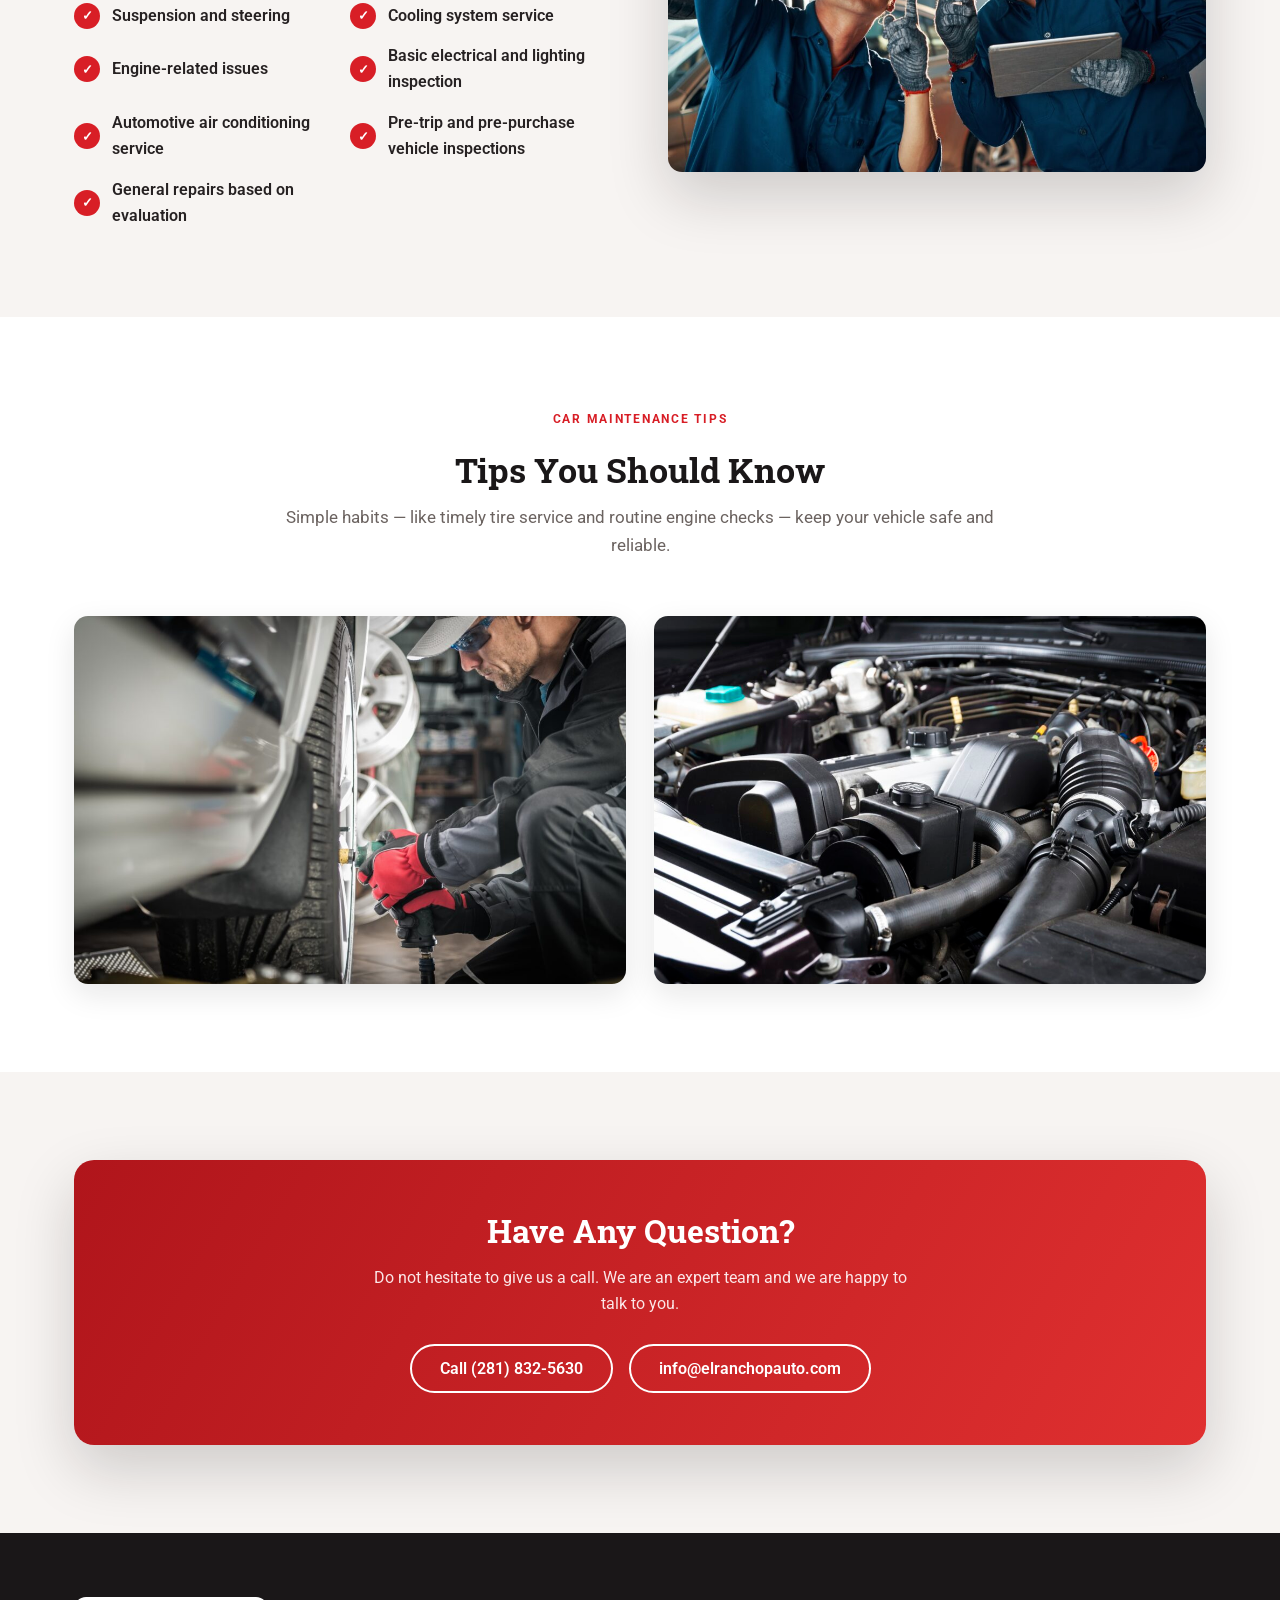
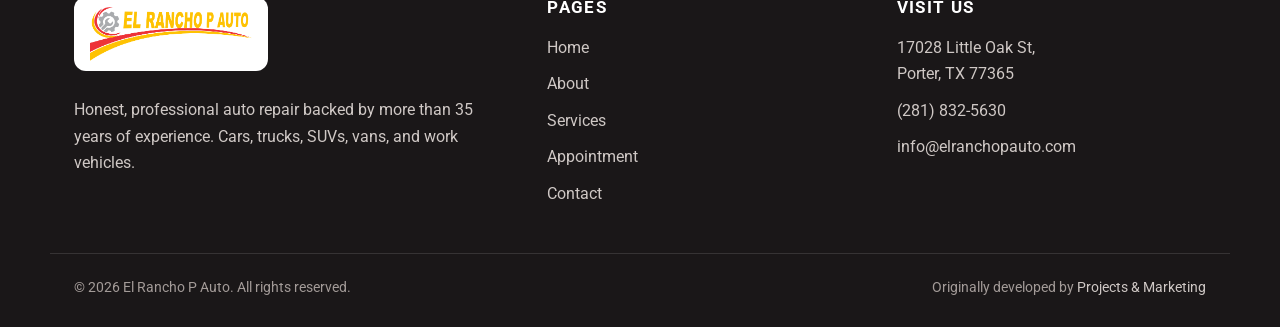
<file: services.html>
<!DOCTYPE html>
<html lang="en">
<head>
<meta charset="UTF-8">
<meta name="viewport" content="width=device-width, initial-scale=1">
<title>Services — El Rancho P Auto | Mechanical Repair, Body &amp; Paint, Inspection</title>
<meta name="description" content="El Rancho P Auto services: mechanical repair, body &amp; paint, state inspection, diagnostics, brakes, suspension, A/C, oil changes and more for all types of vehicles in Porter, TX.">
<link rel="icon" href="assets/img/favicon.png">
<link rel="preconnect" href="https://fonts.googleapis.com">
<link rel="preconnect" href="https://fonts.gstatic.com" crossorigin>
<link href="https://fonts.googleapis.com/css2?family=Roboto+Slab:wght@500;700;800&family=Roboto:wght@400;500;700&display=swap" rel="stylesheet">
<link rel="stylesheet" href="css/styles.css?v=20260612-hero-cachefix">
</head>
<body>

<header class="site-header">
  <div class="container nav">
    <a class="nav__logo" href="index.html"><img src="assets/img/logo.png" alt="El Rancho P Auto"></a>
    <ul class="nav__menu">
      <li><a href="index.html">Home</a></li>
      <li><a href="about.html">About</a></li>
      <li><a href="services.html" class="is-active">Services</a></li>
      <li><a href="appointment.html">Appointment</a></li>
      <li><a href="contact.html">Contact</a></li>
    </ul>
    <div class="nav__cta">
      <button class="lang-toggle" id="langToggle" type="button" title="Switch language / Cambiar idioma" aria-label="Switch language"><svg viewBox="0 0 24 24" fill="none" stroke="currentColor" stroke-width="2"><circle cx="12" cy="12" r="10"></circle><path d="M2 12h20"></path><path d="M12 2a15.3 15.3 0 0 1 4 10 15.3 15.3 0 0 1-4 10 15.3 15.3 0 0 1-4-10 15.3 15.3 0 0 1 4-10z"></path></svg><span class="lang-toggle__code">EN</span></button>
      <a class="nav__phone" href="tel:+12818325630">
        <svg width="18" height="18" viewBox="0 0 24 24" fill="none" stroke="currentColor" stroke-width="2"><path d="M22 16.92v3a2 2 0 0 1-2.18 2 19.79 19.79 0 0 1-8.63-3.07 19.5 19.5 0 0 1-6-6 19.79 19.79 0 0 1-3.07-8.67A2 2 0 0 1 4.11 2h3a2 2 0 0 1 2 1.72c.13.96.36 1.9.7 2.81a2 2 0 0 1-.45 2.11L8.09 9.91a16 16 0 0 0 6 6l1.27-1.27a2 2 0 0 1 2.11-.45c.91.34 1.85.57 2.81.7A2 2 0 0 1 22 16.92z"/></svg>
        (281) 832-5630</a>
      <a class="btn btn--primary" href="appointment.html">Book Now</a>
      <button class="nav__toggle" aria-label="Open menu"><span></span><span></span><span></span></button>
    </div>
  </div>
</header>

<section class="hero hero--sub">
  <div class="container">
    <div class="hero__inner">
      <h1>Our Services</h1>
      <div class="breadcrumb"><a href="index.html">Home</a> · Services</div>
    </div>
  </div>
</section>

<!-- CORE SERVICES -->
<section class="section">
  <div class="container">
    <div class="section__head">
      <span class="eyebrow">What We Do</span>
      <h2>Professional Service for Every Vehicle</h2>
      <p>Reliable work performed with experience, honesty, and attention to detail.</p>
    </div>
    <div class="grid grid-3">
      <article class="card">
        <img class="card__img" src="assets/img/service-mechanical.png" alt="Mechanical repair at El Rancho P Auto">
        <div class="card__body">
          <h3>Mechanical Repair</h3>
          <p>Keep your vehicle running strong with reliable mechanical repair services. From engine issues and general diagnostics to suspension, brakes, tune-ups, and essential maintenance, our team works with experience, honesty, and attention to detail. We inspect your vehicle carefully, explain the problem clearly, and recommend the right repair to help you drive with confidence.</p>
        </div>
      </article>
      <article class="card">
        <img class="card__img" src="assets/img/service-mechanical-2.png" alt="Body and paint work at El Rancho P Auto">
        <div class="card__body">
          <h3>Body &amp; Paint</h3>
          <p>Restore the look of your vehicle with professional body and paint services. Whether your car needs paint preparation, panel repair, bodywork, refinishing, or cosmetic restoration, we focus on clean results, careful preparation, and a finish that looks professional. Our goal is to bring your vehicle back to a clean, polished, and confident appearance.</p>
        </div>
      </article>
      <article class="card">
        <img class="card__img" src="assets/img/service-bodypaint.png" alt="State inspection at El Rancho P Auto">
        <div class="card__body">
          <h3>State Inspection</h3>
          <p>El Rancho P Auto is ready to help with fast, reliable, and professional vehicle inspection service. We check your vehicle carefully and guide you through the process with clear attention to safety, compliance, and customer service. Our inspection service is designed to be simple, efficient, and trustworthy, so you can get back on the road with peace of mind.</p>
        </div>
      </article>
    </div>
  </div>
</section>

<!-- FULL LIST -->
<section class="section section--alt">
  <div class="container">
    <div class="split">
      <div>
        <span class="eyebrow">Automotive Repair Services</span>
        <h2>Everything Your Vehicle Needs</h2>
        <p class="lead" style="margin:16px 0 24px">We provide maintenance, diagnostics, and repair services for different types of vehicles. Our services include:</p>
        <ul class="value-list grid-2" style="grid-template-columns:1fr 1fr;display:grid">
          <li><span class="tick">✓</span> General vehicle diagnostics</li>
          <li><span class="tick">✓</span> Preventive maintenance</li>
          <li><span class="tick">✓</span> Oil and filter changes</li>
          <li><span class="tick">✓</span> Brake inspection and repair</li>
          <li><span class="tick">✓</span> Suspension and steering</li>
          <li><span class="tick">✓</span> Cooling system service</li>
          <li><span class="tick">✓</span> Engine-related issues</li>
          <li><span class="tick">✓</span> Basic electrical and lighting inspection</li>
          <li><span class="tick">✓</span> Automotive air conditioning service</li>
          <li><span class="tick">✓</span> Pre-trip and pre-purchase vehicle inspections</li>
          <li><span class="tick">✓</span> General repairs based on evaluation</li>
        </ul>
      </div>
      <div>
        <img src="assets/img/suspension.jpg" alt="Front car suspension inspection" style="border-radius:14px;box-shadow:var(--shadow-lg)">
      </div>
    </div>
  </div>
</section>

<!-- MAINTENANCE TIPS -->
<section class="section">
  <div class="container">
    <div class="section__head">
      <span class="eyebrow">Car Maintenance Tips</span>
      <h2>Tips You Should Know</h2>
      <p>Simple habits — like timely tire service and routine engine checks — keep your vehicle safe and reliable.</p>
    </div>
    <div class="grid grid-2">
      <img src="assets/img/tip-wheel.jpg" alt="Mechanic changing a wheel" style="border-radius:14px;box-shadow:var(--shadow)">
      <img src="assets/img/tip-engine.jpg" alt="Car engine maintenance" style="border-radius:14px;box-shadow:var(--shadow)">
    </div>
  </div>
</section>

<!-- HAVE ANY QUESTION -->
<section class="section section--alt">
  <div class="container">
    <div class="cta-strip">
      <h2>Have Any Question?</h2>
      <p>Do not hesitate to give us a call. We are an expert team and we are happy to talk to you.</p>
      <div style="display:flex;gap:16px;justify-content:center;flex-wrap:wrap">
        <a class="btn btn--ghost" style="border-color:#fff" href="tel:+12818325630">Call (281) 832-5630</a>
        <a class="btn btn--ghost" style="border-color:#fff" href="mailto:info@elranchopauto.com">info@elranchopauto.com</a>
      </div>
    </div>
  </div>
</section>

<footer class="site-footer">
  <div class="container footer-grid">
    <div>
      <span style="display:inline-block;background:#fff;padding:10px 16px;border-radius:12px"><img src="assets/img/logo.png" alt="El Rancho P Auto" style="margin:0"></span>
      <p style="margin-top:18px">Honest, professional auto repair backed by more than 35 years of experience. Cars, trucks, SUVs, vans, and work vehicles.</p>
    </div>
    <div>
      <h4>Pages</h4>
      <ul class="footer-links">
        <li><a href="index.html">Home</a></li>
        <li><a href="about.html">About</a></li>
        <li><a href="services.html">Services</a></li>
        <li><a href="appointment.html">Appointment</a></li>
        <li><a href="contact.html">Contact</a></li>
      </ul>
    </div>
    <div>
      <h4>Visit Us</h4>
      <ul class="footer-links">
        <li>17028 Little Oak St,<br>Porter, TX 77365</li>
        <li><a href="tel:+12818325630">(281) 832-5630</a></li>
        <li><a href="mailto:info@elranchopauto.com">info@elranchopauto.com</a></li>
      </ul>
    </div>
  </div>
  <div class="container footer-bottom">
    <span>© <span data-year>2026</span> El Rancho P Auto. All rights reserved.</span>
    <span>Originally developed by <a href="http://projectsandmarketing.net" target="_blank" rel="noopener">Projects &amp; Marketing</a></span>
  </div>
</footer>

<script src="js/main.js?v=20260612-hero-cachefix"></script>
<script src="js/i18n.js?v=20260612-hero-cachefix"></script>
</body>
</html>
</file>
<file: css/styles.css>
/* =====================================================================
   El Rancho P Auto — clean rebuild stylesheet
   Brand palette corrected to logo brand colors
   Primary #D81E26 · Dark #1A1718 · Reserved gold #E8A200
   Fonts: Roboto (body) / Roboto Slab (headings)
   ===================================================================== */

:root{
  --blue:#D81E26;        /* PRIMARY intense red (anchored to logo #E03030, deepened for AA + intensity) */
  --blue-dark:#B0151B;   /* darker red — button hover / gradient end */
  --navy:#1A1718;        /* near-black charcoal (warm, never blue) — headings, hero, footer */
  --slate:#262122;       /* charcoal mid — body text, dark-button hover, nav links */
  --teal:#3A3335;        /* repurposed neutral warm charcoal (gold is reserved) */
  --bg:#ffffff;
  --bg-alt:#F7F4F2;      /* warm light gray (NOT blue) */
  --text:#262122;
  --muted:#6B6360;       /* neutral warm gray */
  --line:#E7E3E0;        /* neutral warm border */
  --white:#ffffff;
  --radius:14px;
  --shadow:0 10px 30px rgba(20,18,18,.10);
  --shadow-lg:0 24px 60px rgba(20,18,18,.18);
  --max:1180px;
  --font:"Roboto",-apple-system,BlinkMacSystemFont,"Segoe UI",Helvetica,Arial,sans-serif;
  --font-head:"Roboto Slab",Georgia,"Times New Roman",serif;
  --gold:#E8A200;        /* RESERVED: review/rating stars only */
}

*{box-sizing:border-box;margin:0;padding:0}
html{scroll-behavior:smooth}
body{
  font-family:var(--font);
  color:var(--text);
  line-height:1.65;
  background:var(--bg);
  -webkit-font-smoothing:antialiased;
}
img{max-width:100%;display:block;height:auto}
a{color:var(--blue);text-decoration:none;transition:.2s}
a:hover{color:var(--blue-dark)}
h1,h2,h3,h4,h5{font-family:var(--font-head);color:var(--navy);line-height:1.2;font-weight:700}
.container{max-width:var(--max);margin:0 auto;padding:0 24px}
.eyebrow{display:inline-block;font-family:var(--font);font-weight:700;text-transform:uppercase;
  letter-spacing:.14em;font-size:.78rem;color:var(--blue);margin-bottom:14px}
.section{padding:88px 0}
.section--alt{background:var(--bg-alt)}
.section__head{max-width:720px;margin:0 auto 56px;text-align:center}
.section__head h2{font-size:2.1rem;margin-top:6px}
.section__head p{color:var(--muted);margin-top:14px;font-size:1.05rem}
.lead{font-size:1.12rem;color:var(--muted)}

/* ---------- Buttons ---------- */
.btn{display:inline-flex;align-items:center;justify-content:center;gap:9px;font-weight:600;font-family:var(--font);
  padding:14px 28px;border-radius:999px;cursor:pointer;border:2px solid transparent;font-size:.98rem;
  white-space:nowrap;line-height:1.1}
.btn--primary{background:var(--blue);color:#fff}
.btn--primary:hover{background:var(--blue-dark);color:#fff;transform:translateY(-2px)}
.btn--ghost{background:transparent;color:#fff;border-color:rgba(255,255,255,.6)}
.btn--ghost:hover{background:#fff;color:var(--navy)}
.btn--dark{background:var(--navy);color:#fff}
.btn--dark:hover{background:var(--slate);color:#fff}

/* ---------- Header ---------- */
.site-header{position:sticky;top:0;z-index:50;background:rgba(20,18,18,.96);
  backdrop-filter:blur(8px);border-bottom:1px solid rgba(255,255,255,.08)}
.nav{display:flex;align-items:center;justify-content:space-between;gap:24px;height:78px}
.nav__logo img{height:46px;width:auto}
.nav__menu{display:flex;align-items:center;gap:30px;list-style:none}
.nav__menu a{color:#EDE9E7;font-weight:600;font-size:.97rem;position:relative}
.nav__menu a:hover,.nav__menu a.is-active{color:#F23842}
.nav__menu a.is-active::after{content:"";position:absolute;left:0;right:0;bottom:-26px;height:3px;background:var(--blue);border-radius:3px}
.nav__cta{display:flex;align-items:center;gap:16px}
.nav__phone{display:inline-flex;align-items:center;gap:8px;font-weight:700;color:#fff}
.nav__toggle{display:none;flex-direction:column;gap:5px;background:none;border:0;cursor:pointer;padding:8px}
.nav__toggle span{width:26px;height:3px;background:#fff;border-radius:3px;transition:.3s}

/* ---------- Hero ---------- */
.hero{position:relative;color:#fff;background:linear-gradient(120deg,#1A1718 0%,#241015 55%,#3a0f12 100%);overflow:hidden}
.hero::after{content:"";position:absolute;inset:0;background:linear-gradient(100deg,rgba(20,18,18,.93) 0%,rgba(20,18,18,.72) 40%,rgba(40,16,21,.46) 72%,rgba(58,15,18,.34) 100%),url('../assets/img/hero-team.jpg?v=20260612-hero-cachefix') center/cover}
.hero__inner{position:relative;z-index:2;max-width:760px;padding:104px 0}
.hero h1{color:#fff;font-size:3rem;line-height:1.1}
.hero p{font-size:1.2rem;margin-top:20px;color:#E8E2E0;max-width:600px}
.hero__actions{margin-top:34px;display:flex;gap:16px;flex-wrap:wrap}
.hero--sub{background:linear-gradient(120deg,#1A1718,#2B2426)}
.hero--sub .hero__inner{padding:70px 0;max-width:var(--max)}
.hero--sub h1{font-size:2.5rem}
.breadcrumb{color:#B8AFAC;font-size:.92rem;margin-top:10px}
.breadcrumb a{color:#EBE6E4}

/* ---------- Feature / value grids ---------- */
.grid{display:grid;gap:28px}
.grid-2{grid-template-columns:repeat(2,1fr)}
.grid-3{grid-template-columns:repeat(3,1fr)}
.split{display:grid;grid-template-columns:1fr 1fr;gap:56px;align-items:center}
.split img{border-radius:var(--radius);box-shadow:var(--shadow-lg)}

.feature{display:flex;gap:16px;align-items:flex-start}
.feature__icon{flex:0 0 46px;height:46px;border-radius:12px;background:var(--bg-alt);color:var(--blue);
  display:grid;place-items:center;font-size:1.2rem;font-weight:800}
.feature h3{font-size:1.08rem;margin-bottom:4px}
.feature p{color:var(--muted);font-size:.96rem}

.value-list{list-style:none;display:grid;gap:14px}
.value-list li{display:flex;gap:12px;align-items:center;font-weight:600;color:var(--slate)}
.value-list .tick{flex:0 0 26px;height:26px;border-radius:50%;background:var(--blue);color:#fff;
  display:grid;place-items:center;font-size:.8rem}

/* ---------- Cards ---------- */
.card{background:#fff;border:1px solid var(--line);border-radius:var(--radius);overflow:hidden;
  box-shadow:var(--shadow);transition:.25s;display:flex;flex-direction:column}
.card:hover{transform:translateY(-6px);box-shadow:var(--shadow-lg)}
.card__img{aspect-ratio:4/3;object-fit:cover;width:100%}
.card__body{padding:26px}
.card__body h3{font-size:1.25rem;margin-bottom:10px}
.card__body p{color:var(--muted);font-size:.97rem}

/* ---------- Reviews ---------- */
.reviews{display:grid;grid-template-columns:repeat(3,1fr);gap:24px}
.review{background:#fff;border:1px solid var(--line);border-radius:var(--radius);padding:26px;box-shadow:var(--shadow)}
.review__stars{color:#E8A200;letter-spacing:2px;margin-bottom:10px}
.review p{color:var(--slate);font-style:italic}
.review__by{margin-top:14px;font-weight:700;color:var(--navy);font-style:normal}
.rating-badge{display:inline-flex;align-items:center;gap:12px;background:#fff;border:1px solid var(--line);
  border-radius:999px;padding:10px 22px;box-shadow:var(--shadow);font-weight:700;color:var(--navy)}
.rating-badge b{color:#262122}

/* ---------- CTA strip ---------- */
.cta-strip{background:linear-gradient(120deg,#B0151B,#E03030);color:#fff;border-radius:20px;
  padding:52px;text-align:center;box-shadow:var(--shadow-lg)}
.cta-strip h2{color:#fff;font-size:2rem}
.cta-strip p{color:#FBE7E8;max-width:560px;margin:14px auto 26px}

/* ---------- Contact / info ---------- */
.info-list{list-style:none;display:grid;gap:20px}
.info-list li{display:flex;gap:16px;align-items:flex-start}
.info-list .ic{flex:0 0 44px;height:44px;border-radius:12px;background:var(--blue);color:#fff;display:grid;place-items:center}
.info-list span{display:block}
.info-list b{color:var(--navy)}
.map-embed{border:0;width:100%;height:100%;min-height:340px;border-radius:var(--radius)}

/* ---------- Forms ---------- */
.form{display:grid;gap:18px;background:#fff;border:1px solid var(--line);border-radius:var(--radius);
  padding:32px;box-shadow:var(--shadow)}
.form .row{display:grid;grid-template-columns:1fr 1fr;gap:18px}
.field{display:flex;flex-direction:column;gap:7px}
.field label{font-weight:600;font-size:.9rem;color:var(--slate)}
.field input,.field select,.field textarea{padding:13px 15px;border:1px solid var(--line);border-radius:10px;
  font-family:var(--font);font-size:.97rem;background:#FAFAF9;transition:.2s}
.field input:focus,.field select:focus,.field textarea:focus{outline:none;border-color:var(--blue);
  box-shadow:0 0 0 3px rgba(216,30,38,.18);background:#fff}
.field textarea{resize:vertical;min-height:120px}
.form__note{font-size:.85rem;color:var(--muted)}
.form__status{min-height:1.35em;font-weight:700}
.form__status.is-success{color:#1a7f4b}
.form__status.is-error{color:#B0151B}
.form__hidden{position:absolute;left:-9999px;width:1px;height:1px;overflow:hidden}
.form button[disabled]{opacity:.72;cursor:progress;transform:none}

/* ---------- Footer ---------- */
.site-footer{background:var(--navy);color:#CFC8C5;padding:64px 0 28px}
.footer-grid{display:grid;grid-template-columns:1.4fr 1fr 1fr;gap:40px}
.site-footer h4{color:#fff;font-size:1.05rem;margin-bottom:18px;font-family:var(--font);text-transform:uppercase;letter-spacing:.08em}
.site-footer img{height:54px;margin-bottom:16px}
.site-footer a{color:#CFC8C5}
.site-footer a:hover{color:#fff}
.footer-links{list-style:none;display:grid;gap:10px}
.footer-bottom{border-top:1px solid rgba(255,255,255,.12);margin-top:46px;padding-top:22px;
  display:flex;justify-content:space-between;gap:14px;flex-wrap:wrap;font-size:.88rem;color:#A39B98}

/* ---------- Utilities ---------- */
.text-center{text-align:center}
.mt-0{margin-top:0}
.badge-soft{display:inline-block;background:var(--bg-alt);color:var(--blue);font-weight:600;
  padding:6px 14px;border-radius:999px;font-size:.82rem;margin-bottom:18px}

/* ---------- Responsive ---------- */
@media (max-width:900px){
  .nav__menu,.nav__phone{display:none}
  .nav__toggle{display:flex}
  .nav__menu.is-open{display:flex;position:absolute;top:78px;left:0;right:0;flex-direction:column;
    background:#1A1718;padding:18px 24px;gap:18px;border-bottom:1px solid rgba(255,255,255,.08);box-shadow:var(--shadow)}
  .nav__menu.is-open a.is-active::after{display:none}
  .split{grid-template-columns:1fr;gap:34px}
  .grid-3,.reviews,.footer-grid{grid-template-columns:1fr}
  .grid-2{grid-template-columns:1fr}
  .hero h1{font-size:2.2rem}
  .hero__inner{padding:72px 0}
  .form .row{grid-template-columns:1fr}
  .section{padding:60px 0}
  .cta-strip{padding:36px 24px}
}
@media (max-width:560px){
  .hero h1{font-size:1.9rem}
  .section__head h2{font-size:1.6rem}
  .nav{gap:12px}
  .nav__cta{gap:9px}
  .nav__cta .btn{padding:9px 16px;font-size:.88rem}
}

/* ---------- Language toggle ---------- */
.lang-toggle{display:inline-flex;align-items:center;gap:6px;background:transparent;border:1.5px solid rgba(255,255,255,.28);
  color:#EDE9E7;font-family:var(--font);font-weight:700;font-size:.82rem;padding:7px 12px;border-radius:999px;
  cursor:pointer;transition:.2s;line-height:1}
.lang-toggle:hover{border-color:var(--blue);color:var(--blue)}
.lang-toggle svg{width:16px;height:16px;flex:0 0 16px}
.lang-toggle__code{letter-spacing:.04em}
@media (max-width:560px){ .lang-toggle{padding:6px 9px;font-size:.78rem} }

/* ---------- Google reviews ---------- */
.rating-badge svg{vertical-align:middle;flex:0 0 auto}
.reviews-cta{text-align:center;margin-top:36px}
</file>
